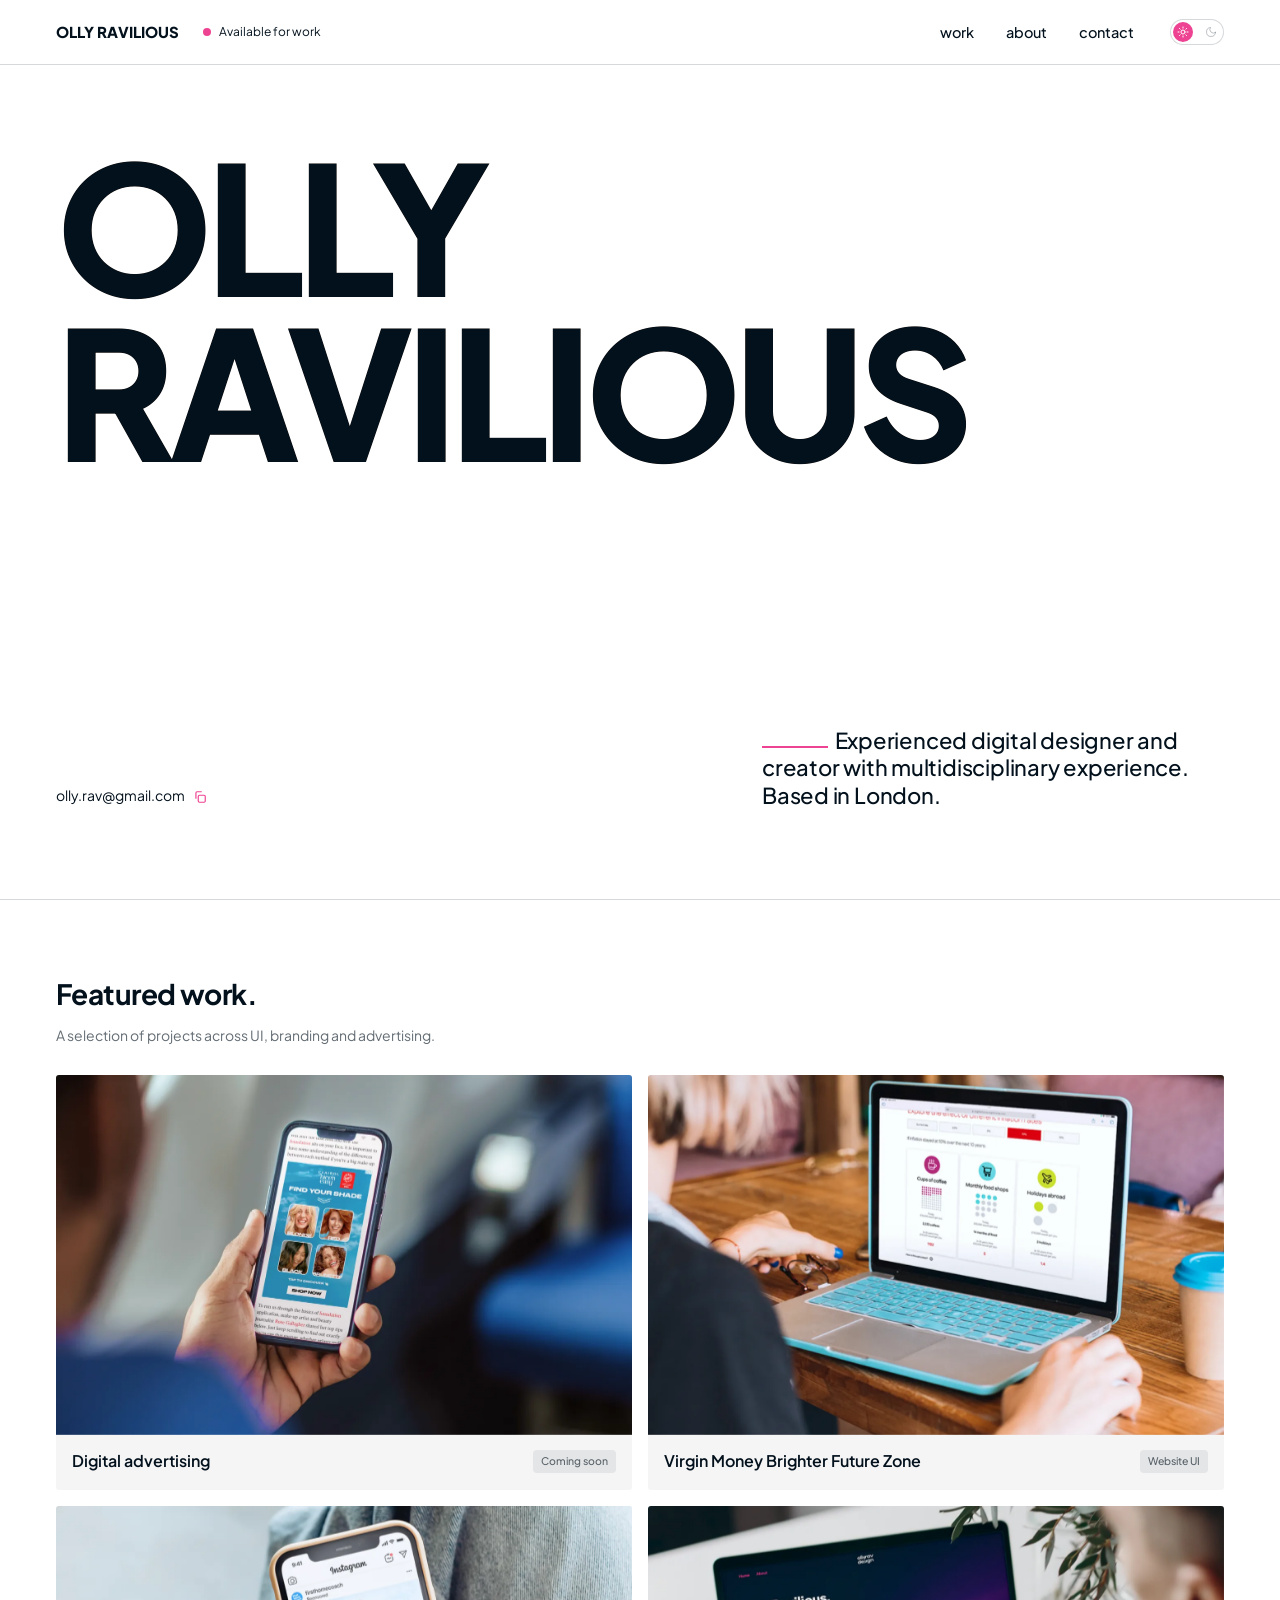
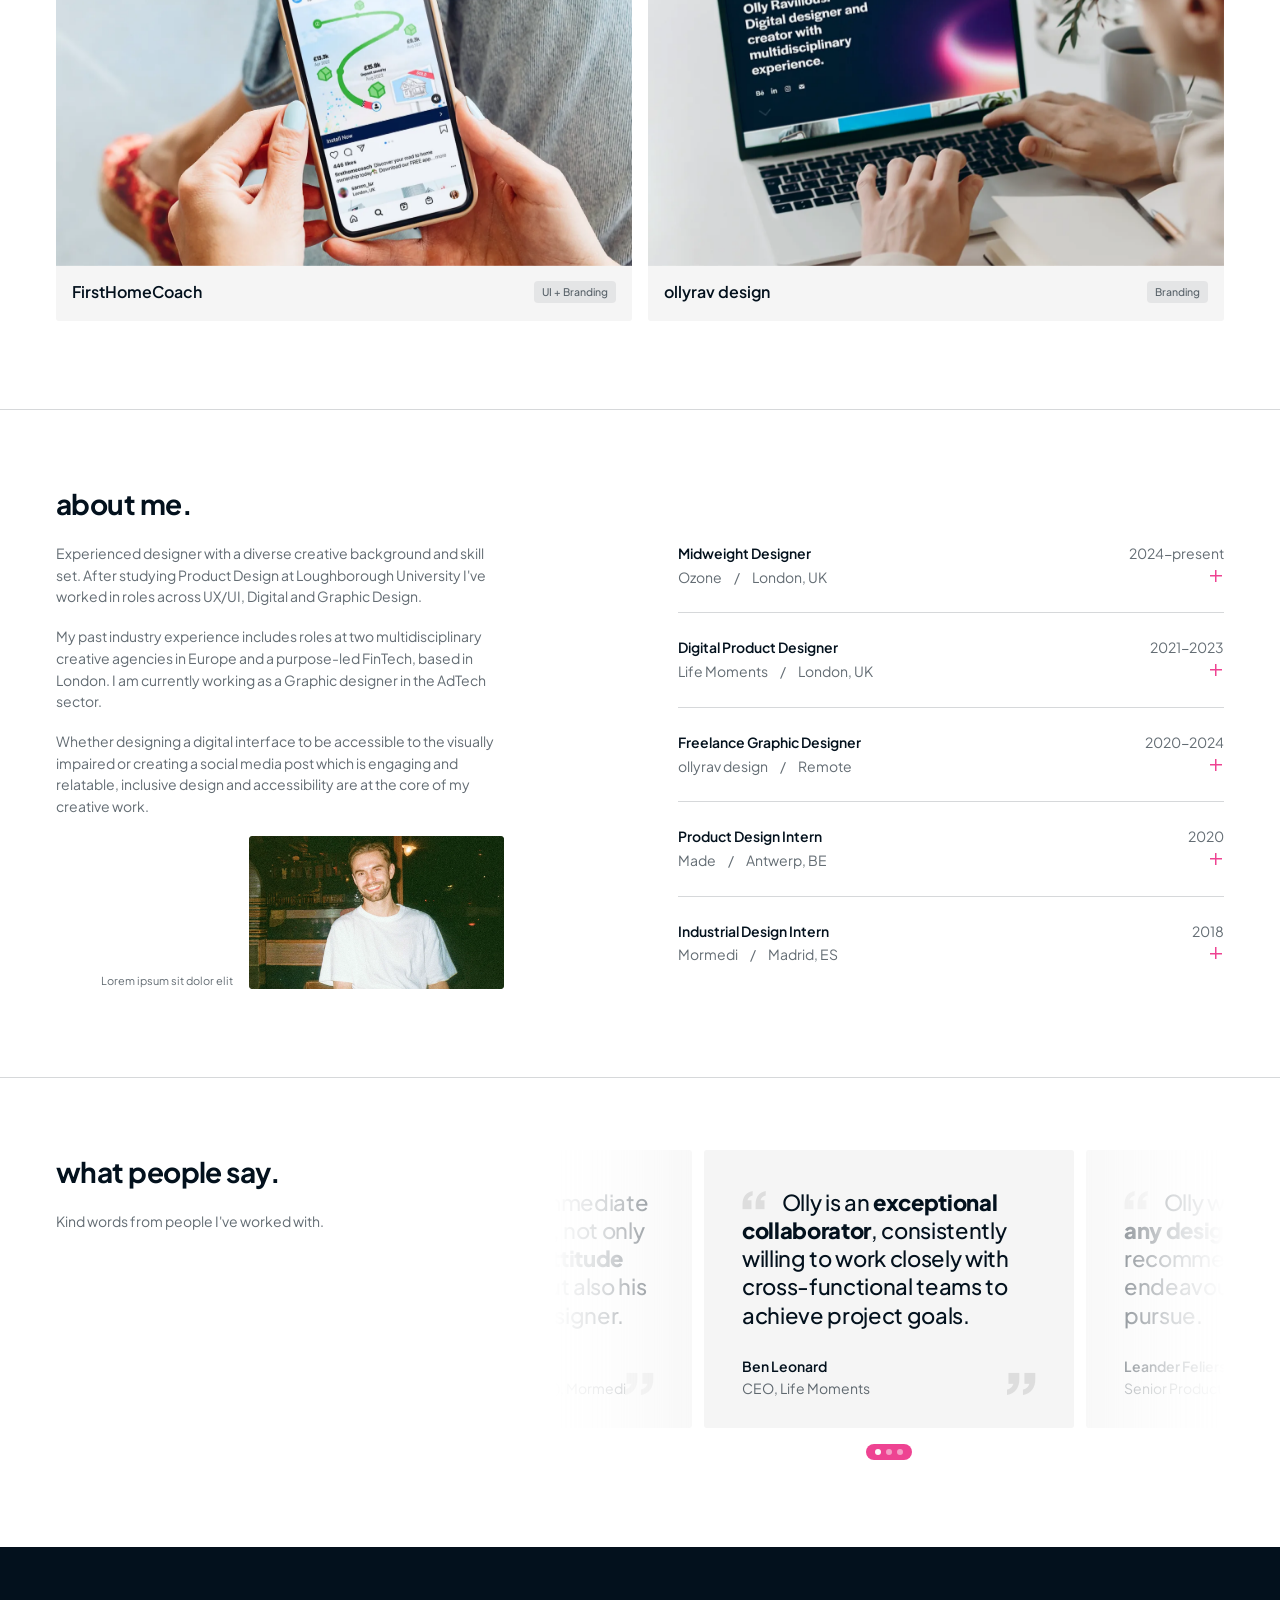
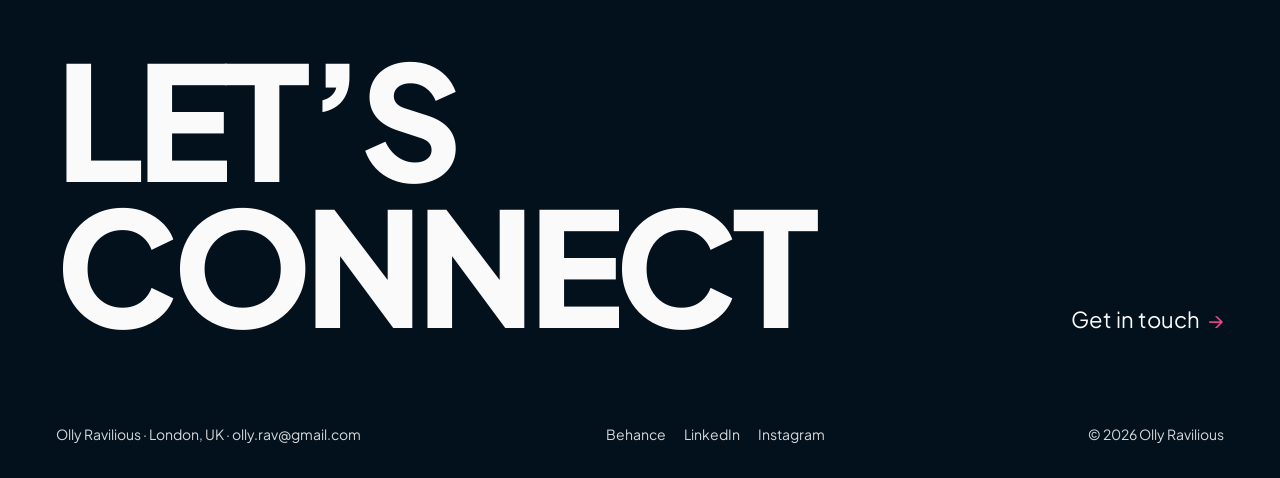
<file: index.html>
<!DOCTYPE html>
<html lang="en">
<head>
<meta charset="utf-8">
<meta name="viewport" content="width=device-width, initial-scale=1, viewport-fit=cover">
<title>Olly Ravilious – Digital designer</title>
<meta name="description" content="Olly Ravilious is a London-based digital designer and creator with multidisciplinary experience across UX/UI, digital and graphic design.">
<meta property="og:title" content="Olly Ravilious – Digital designer">
<meta property="og:description" content="Digital designer and creator with multidisciplinary experience. Based in London.">
<meta property="og:type" content="website">
<script>try{var t=localStorage.getItem('theme');if(t)document.documentElement.setAttribute('data-theme',t)}catch(e){}</script>
<link rel="preconnect" href="https://fonts.googleapis.com">
<link rel="preconnect" href="https://fonts.gstatic.com" crossorigin>
<link href="https://fonts.googleapis.com/css2?family=Plus+Jakarta+Sans:wght@400;500;600;700;800&display=swap" rel="stylesheet">
<link rel="stylesheet" href="css/base.css">
<link rel="stylesheet" href="css/home.css">
<link rel="icon" href="favicon.png">
</head>
<body class="home" data-base="">
<div class="bar"><div class="w">
<div class="brand"><b><a href="index.html">Olly Ravilious</a></b><span class="avail">Available for work</span></div>
<div class="right"><ul><li><a href="#work">work</a></li><li><a href="#about">about</a></li><li><a href="#contact">contact</a></li></ul>
<button class="sw" id="sw" role="switch" aria-checked="false" aria-label="Dark mode"></button></div>
</div></div>

<header class="sec hero"><div class="w">
<h1>Olly<br>Ravilious</h1>
<div class="hero-row">
<div class="mail"><a href="mailto:olly.rav@gmail.com">olly.rav@gmail.com</a><button id="copy" aria-label="Copy email address"><svg width="14" height="14" viewBox="0 0 24 24" fill="none" stroke="currentColor" stroke-width="2"><rect x="9" y="9" width="12" height="12" rx="2"/><path d="M5 15V5a2 2 0 0 1 2-2h8"/></svg></button></div>
<p><span class="us" aria-hidden="true"></span>Experienced digital designer and creator with multidisciplinary experience. Based in London.</p>
</div>
</div></header>

<section class="sec" id="work"><div class="w">
<h2>Featured work.</h2><p class="sub">A selection of projects across UI, branding and advertising.</p>
<div class="grid" id="projects"></div>
</div></section>

<section class="sec" id="about"><div class="w two">
<div class="left">
<h2>about me.</h2>
<div class="bio">
<p>Experienced designer with a diverse creative background and skill set. After studying Product Design at Loughborough University I've worked in roles across UX/UI, Digital and Graphic Design.</p>
<p>My past industry experience includes roles at two multidisciplinary creative agencies in Europe and a purpose-led FinTech, based in London. I am currently working as a Graphic designer in the AdTech sector.</p>
<p>Whether designing a digital interface to be accessible to the visually impaired or creating a social media post which is engaging and relatable, inclusive design and accessibility are at the core of my creative work.</p>
<div class="pw"><img class="photo" src="images/olly-about.webp" alt="Olly Ravilious"></div><span class="plabel">Lorem ipsum sit dolor elit</span></div>
</div>
<div id="roles"></div>
</div></section>

<section class="sec" id="people"><div class="w two">
<div class="left"><h2>what people say.</h2><p>Kind words from people I've worked with.</p></div>
<div><div class="rail" id="rail"></div><div class="dots"><div id="dots"></div></div></div>
</div></section>

<footer class="end" id="contact"><div class="w">
<div class="row"><h2>Let’s<br>connect</h2><a class="go" href="mailto:olly.rav@gmail.com"><span>Get in touch</span><i>→</i></a></div>
<div class="info"><span>Olly Ravilious · London, UK · olly.rav@gmail.com</span><span><a href="https://www.behance.net/ollyrav">Behance</a><a href="https://linkedin.com/in/ollyravilious">LinkedIn</a><a href="https://instagram.com/ollyrav_design">Instagram</a></span><span>© 2026 Olly Ravilious</span></div>
</div></footer>


<script src="js/content.js"></script>
<script src="js/home.js"></script>
<script src="js/base.js"></script>
</body>
</html>
</file>
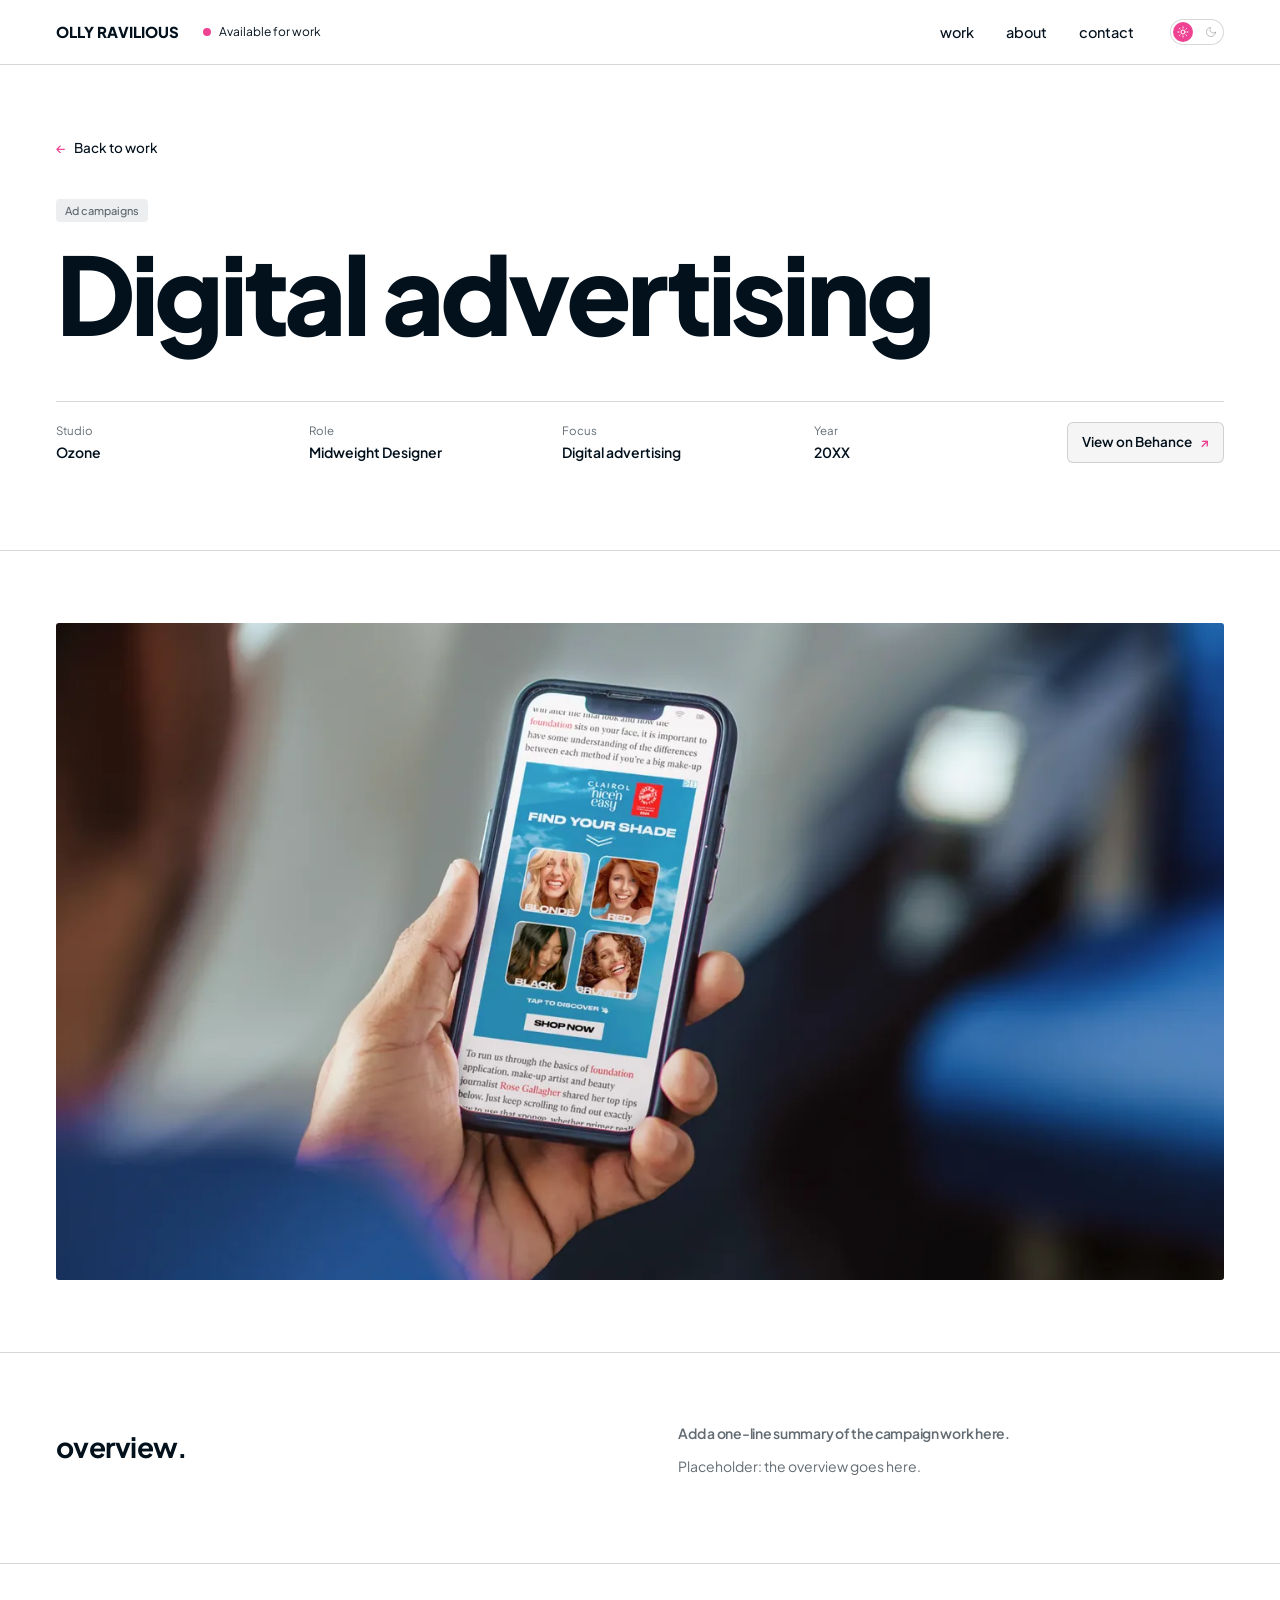
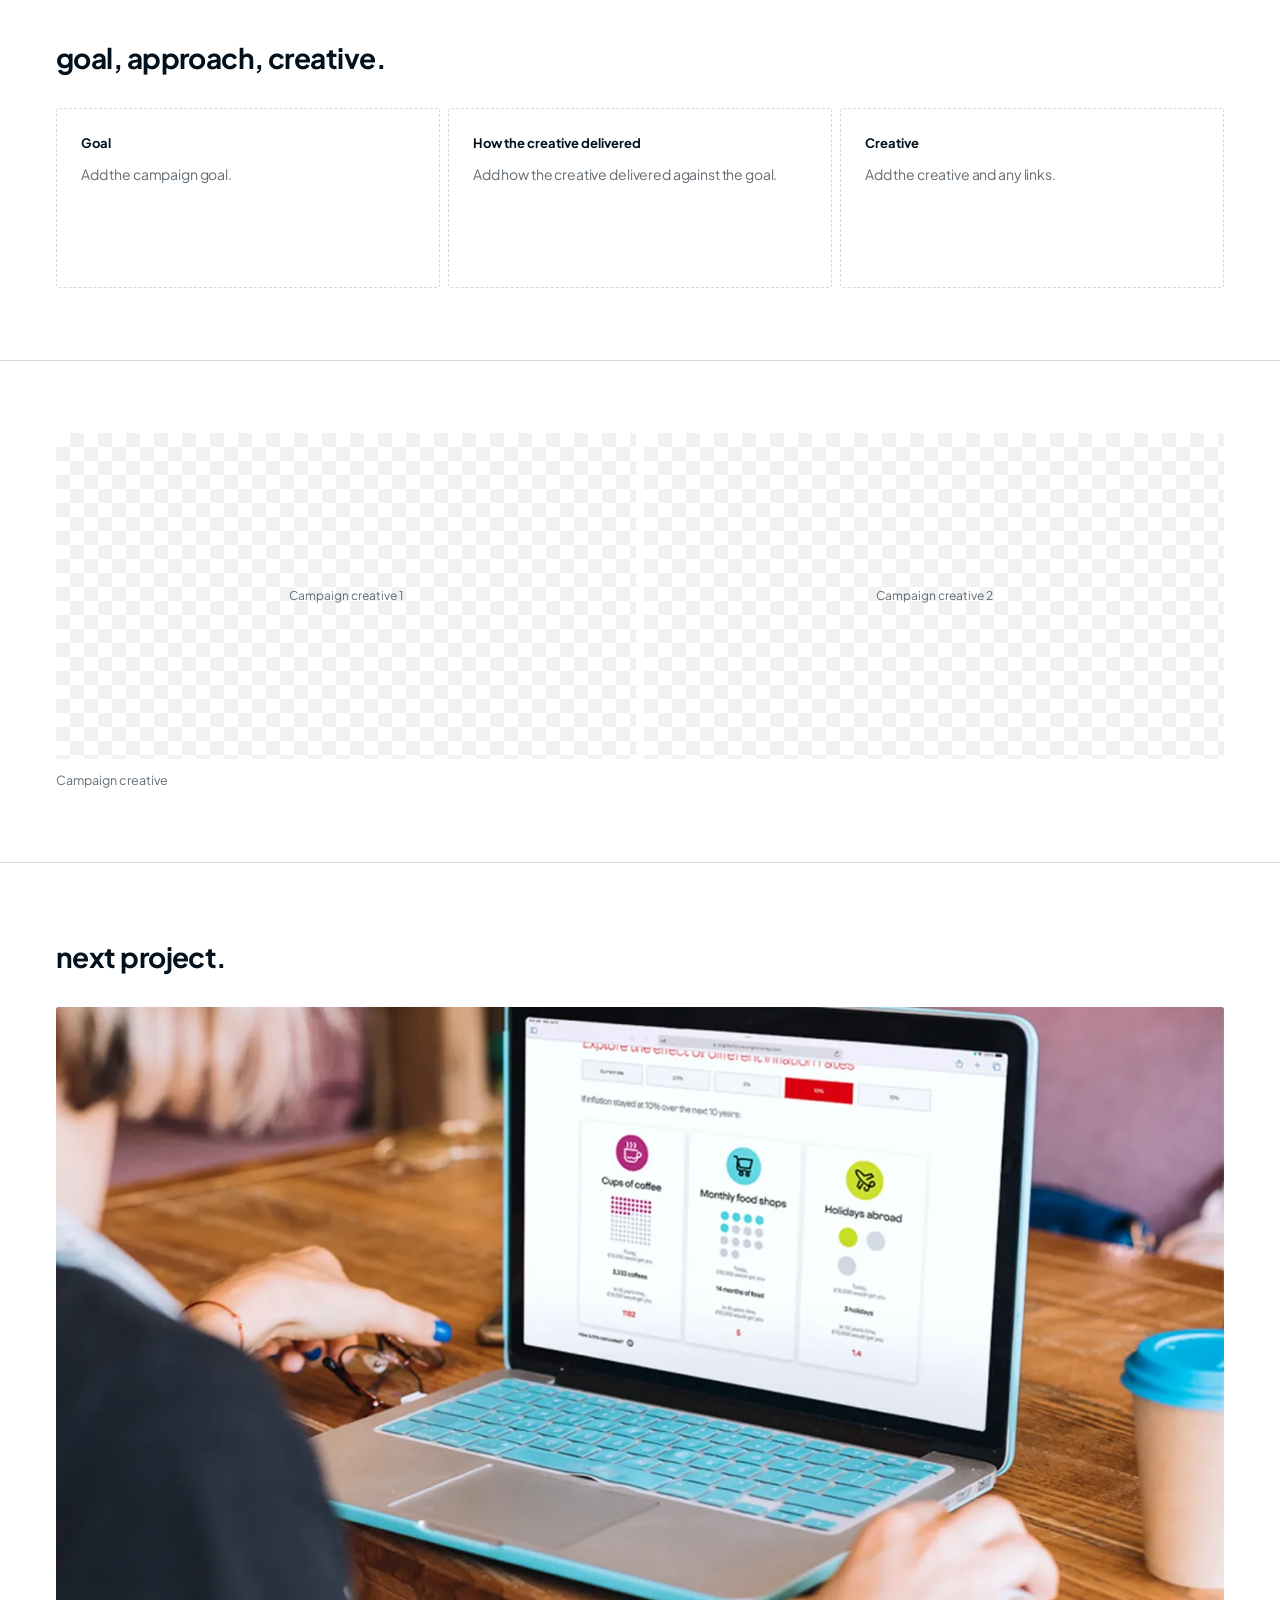
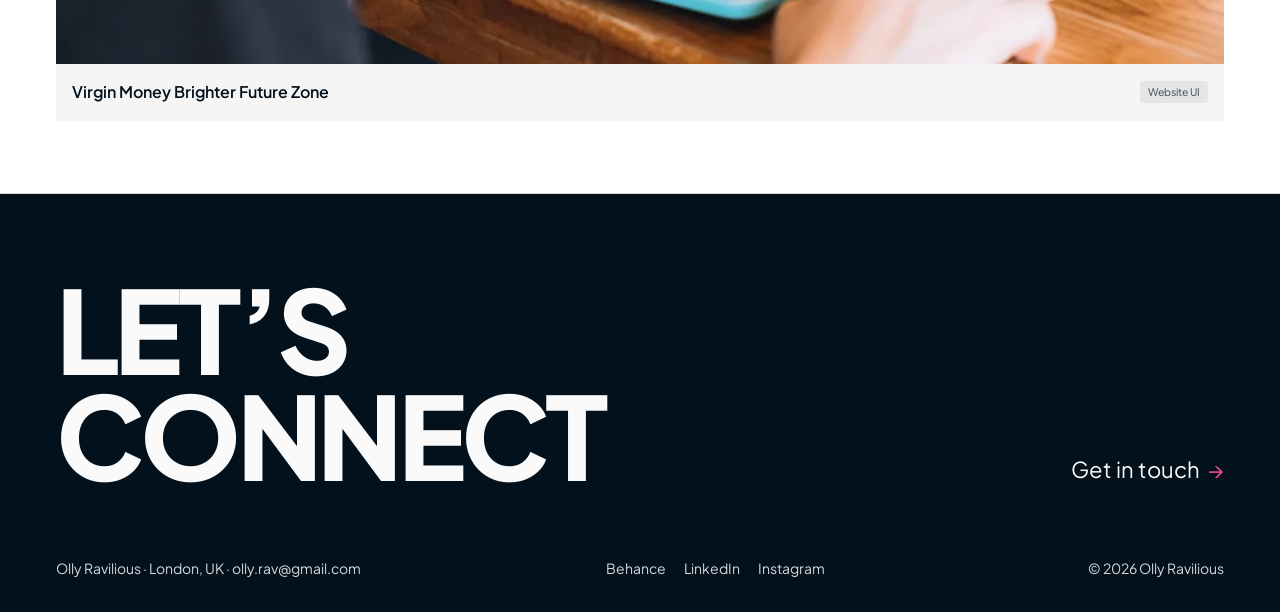
<file: digital-advertising.html>
<!DOCTYPE html>
<html lang="en">
<head>
<meta charset="utf-8">
<meta name="viewport" content="width=device-width, initial-scale=1, viewport-fit=cover">
<title>Digital advertising – Olly Ravilious</title>
<meta name="description" content="Digital advertising campaigns designed by Olly Ravilious at Ozone.">
<meta property="og:title" content="Digital advertising – Olly Ravilious">
<meta property="og:description" content="Digital advertising campaigns designed by Olly Ravilious at Ozone.">
<meta property="og:type" content="article">
<script>try{var t=localStorage.getItem('theme');if(t)document.documentElement.setAttribute('data-theme',t)}catch(e){}</script>
<link rel="preconnect" href="https://fonts.googleapis.com">
<link rel="preconnect" href="https://fonts.gstatic.com" crossorigin>
<link href="https://fonts.googleapis.com/css2?family=Plus+Jakarta+Sans:wght@400;500;600;700;800&display=swap" rel="stylesheet">
<link rel="stylesheet" href="../css/base.css">
<link rel="stylesheet" href="../css/project.css">
<link rel="icon" href="../favicon.png">
</head>
<body class="project" data-base="../" data-project="digital-advertising">
<div class="bar"><div class="w">
<div class="brand"><b><a href="../index.html">Olly Ravilious</a></b><span class="avail">Available for work</span></div>
<div class="right"><ul><li><a href="../index.html#work">work</a></li><li><a href="../index.html#about">about</a></li><li><a href="#contact">contact</a></li></ul>
<button class="sw" id="sw" role="switch" aria-checked="false" aria-label="Dark mode"></button></div>
</div></div>

<header class="sec head"><div class="w">
<a class="back" href="../index.html#work"><i>←</i><span>Back to work</span></a><br>
<span class="pill" id="tag"></span>
<h1 id="title"></h1>
<dl class="meta" id="meta"></dl>
</div></header>

<main id="blocks"></main>

<section class="sec" id="next"></section>

<footer class="end" id="contact"><div class="w">
<div class="row"><h2>Let’s<br>connect</h2><a class="go" href="mailto:olly.rav@gmail.com"><span>Get in touch</span><i>→</i></a></div>
<div class="info"><span>Olly Ravilious · London, UK · olly.rav@gmail.com</span><span><a href="https://www.behance.net/ollyrav">Behance</a><a href="https://linkedin.com/in/ollyravilious">LinkedIn</a><a href="https://instagram.com/ollyrav_design">Instagram</a></span><span>© 2026 Olly Ravilious</span></div>
</div></footer>

<script src="../js/content.js"></script>
<script src="../js/project.js"></script>
<script src="../js/base.js"></script>
</body>
</html>
</file>
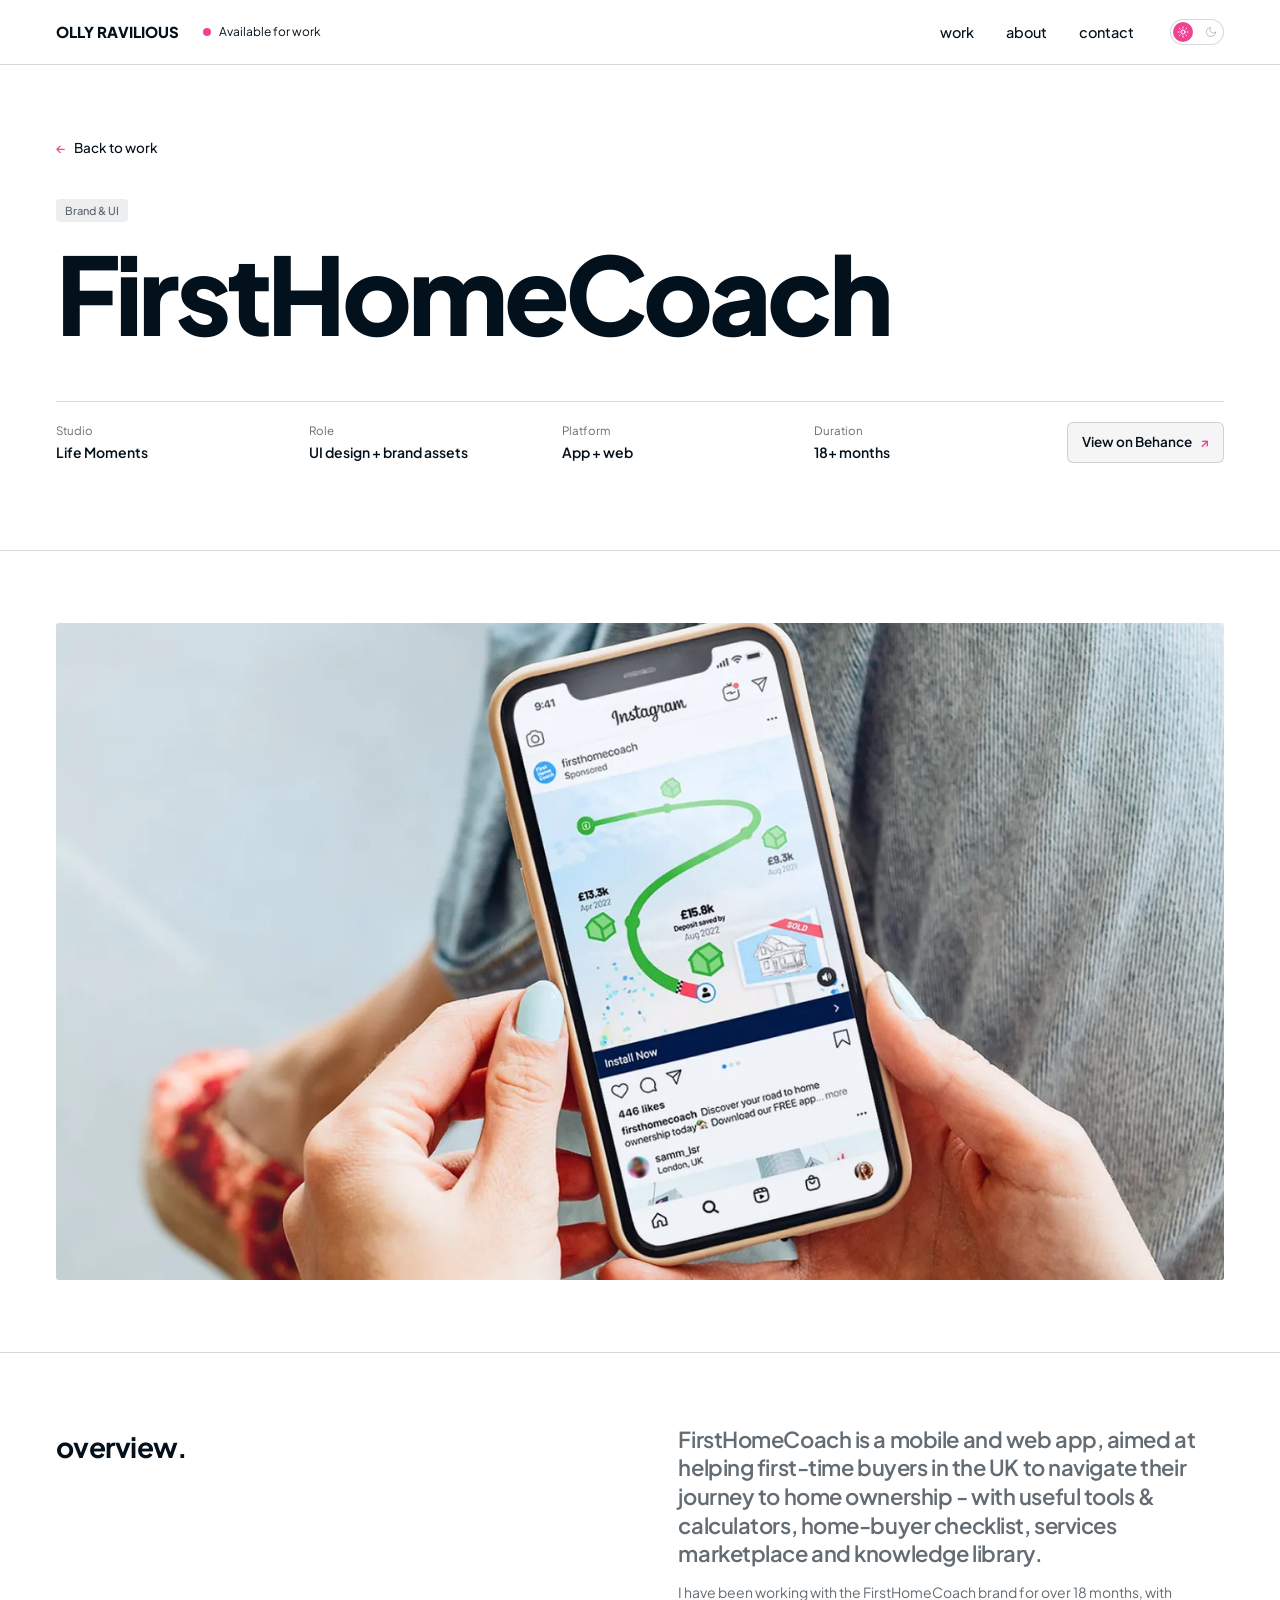
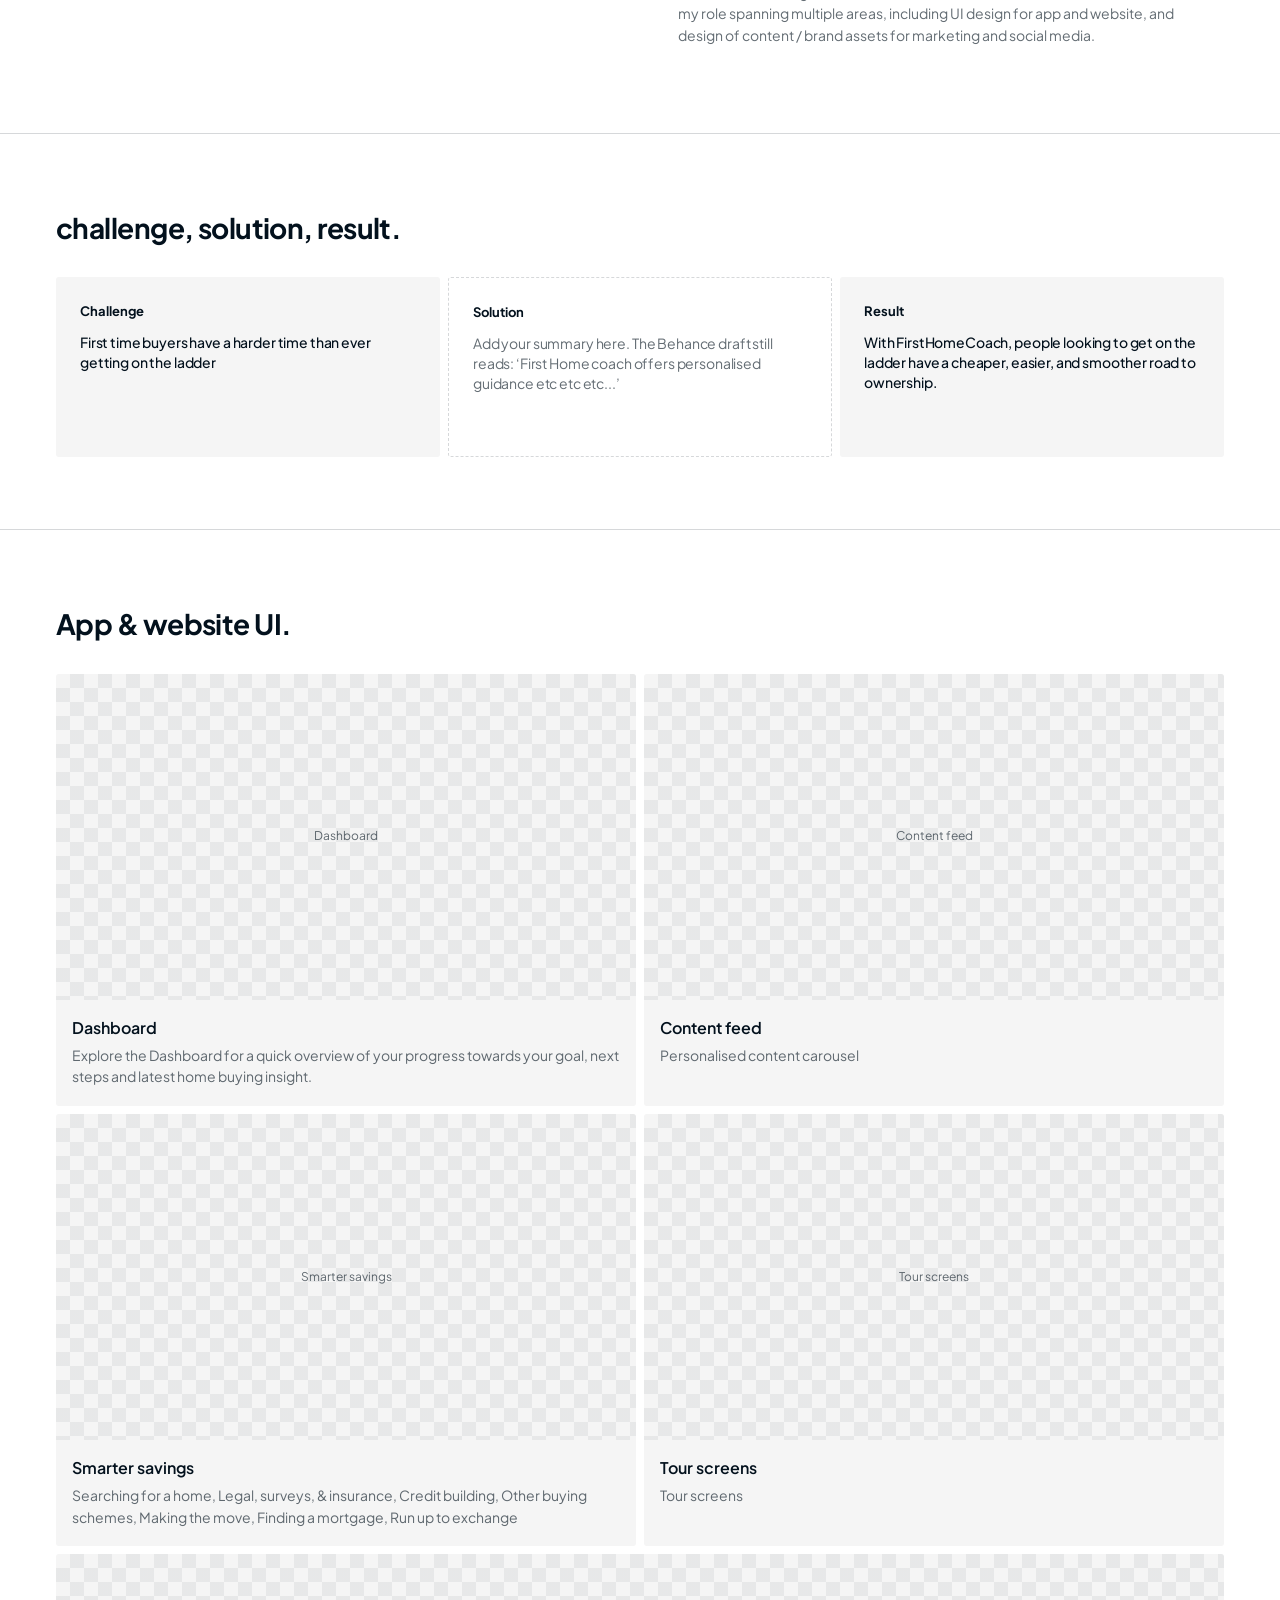
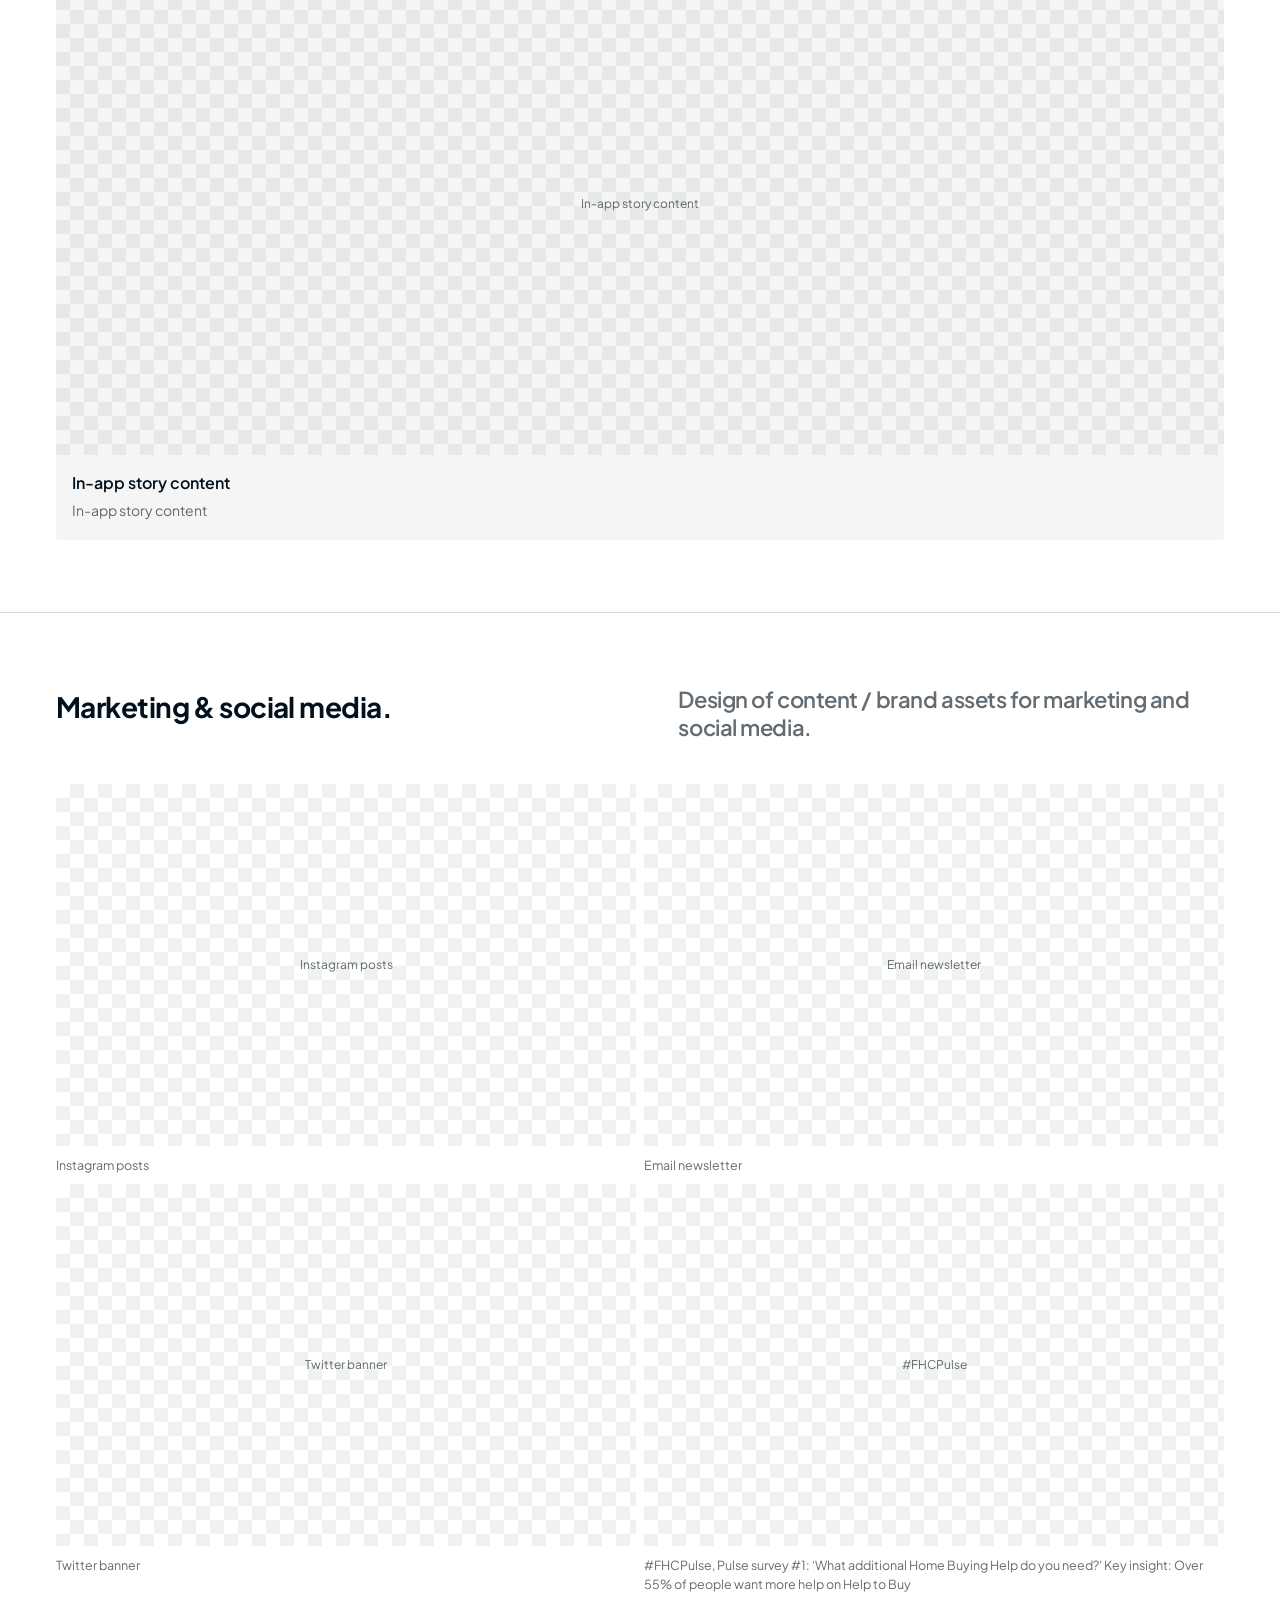
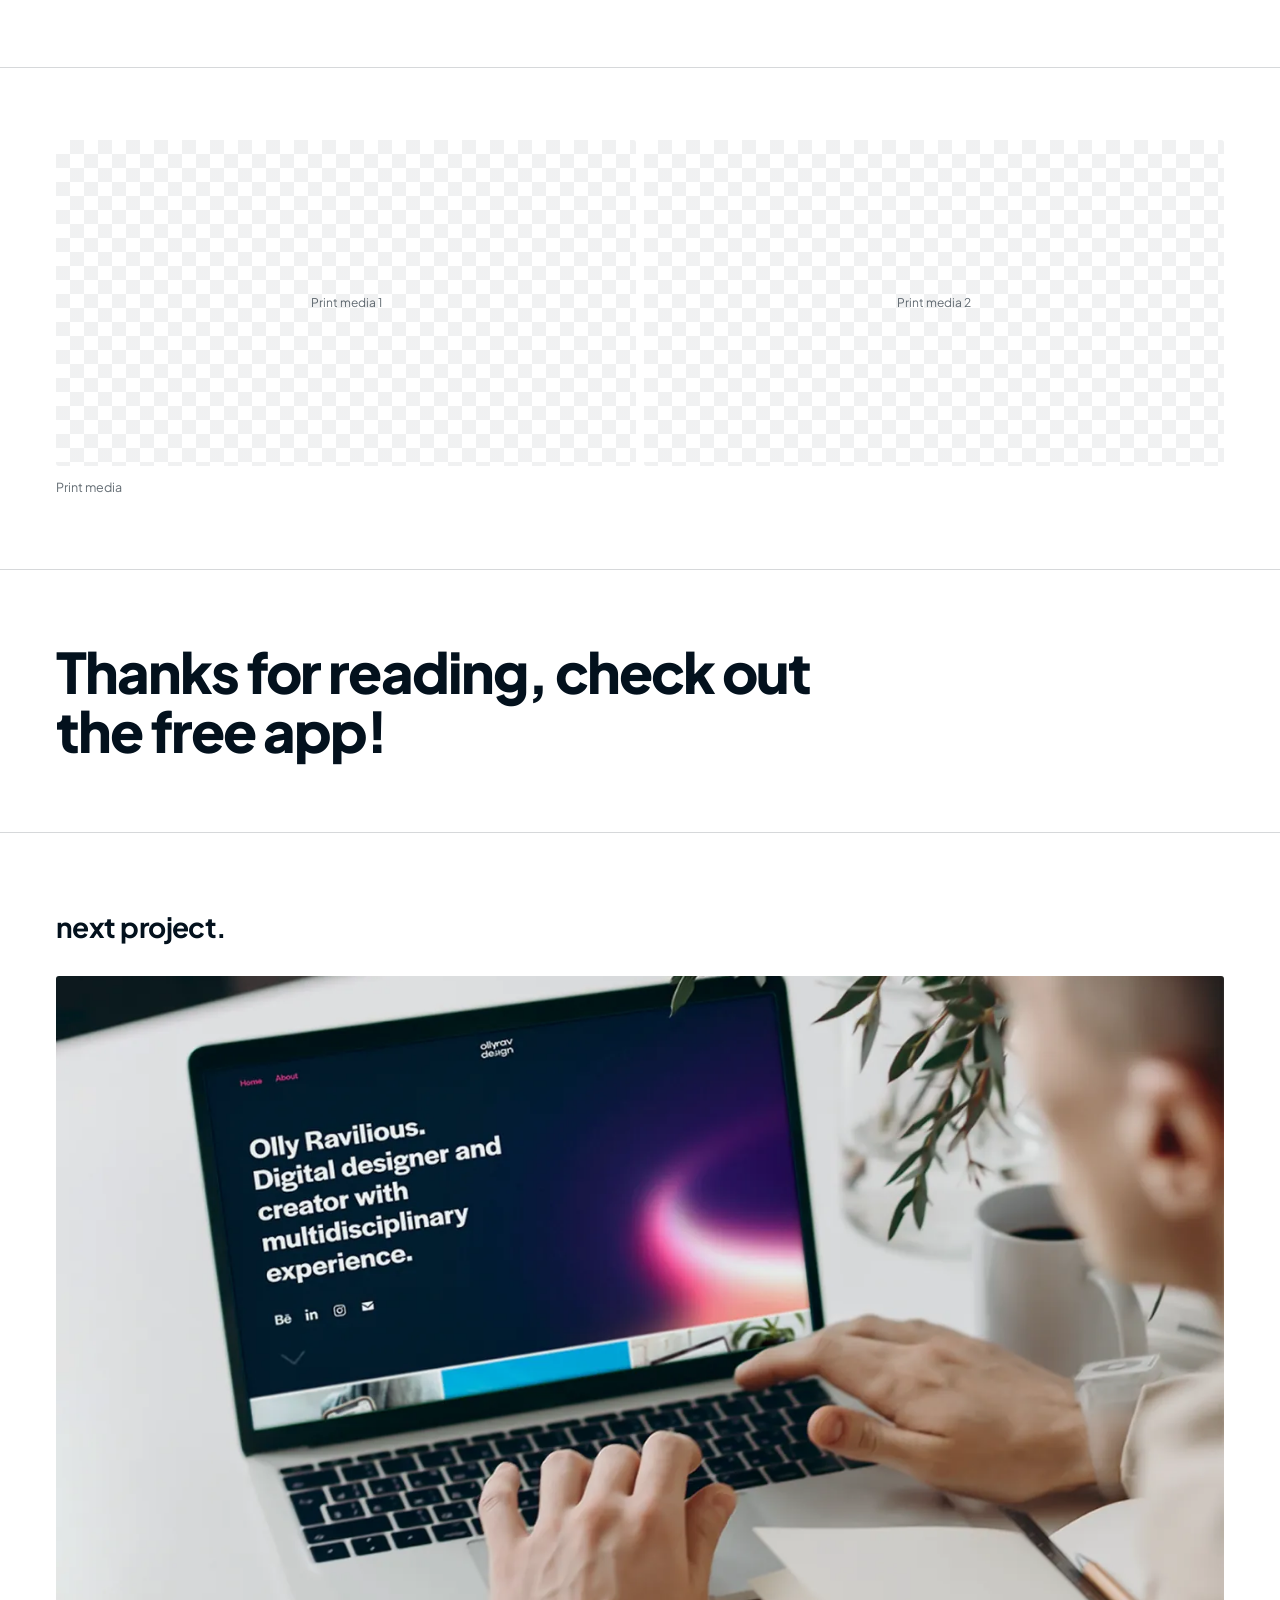
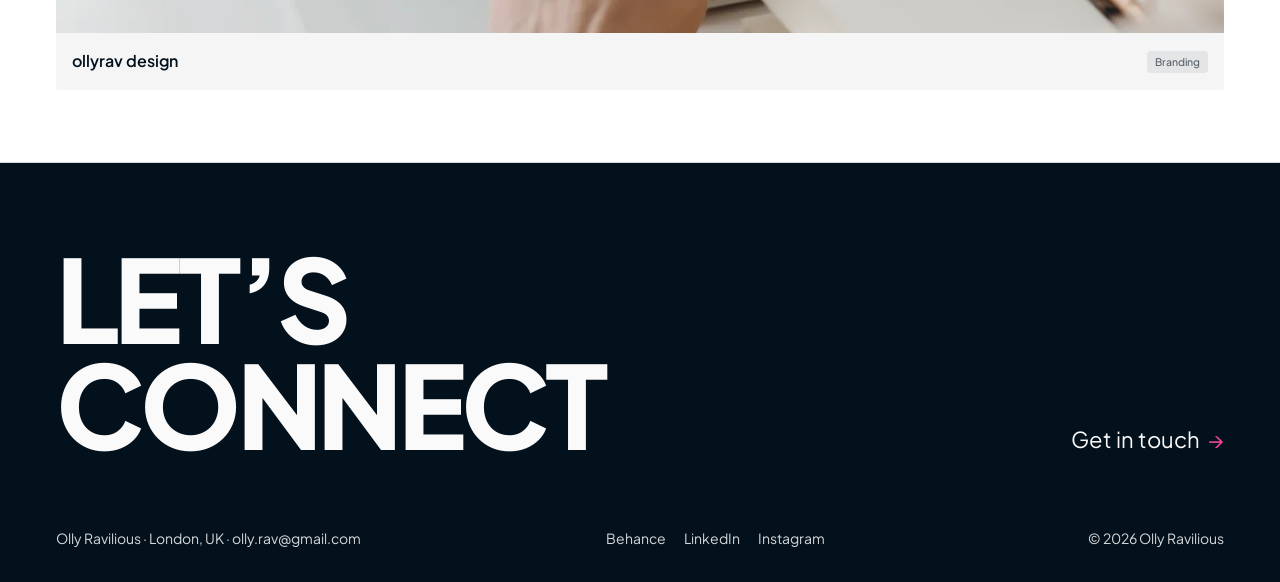
<file: firsthomecoach.html>
<!DOCTYPE html>
<html lang="en">
<head>
<meta charset="utf-8">
<meta name="viewport" content="width=device-width, initial-scale=1, viewport-fit=cover">
<title>FirstHomeCoach – Olly Ravilious</title>
<meta name="description" content="Brand and UI design for FirstHomeCoach, a mobile and web app helping first-time buyers in the UK navigate their journey to home ownership.">
<meta property="og:title" content="FirstHomeCoach – Olly Ravilious">
<meta property="og:description" content="Brand and UI design for FirstHomeCoach, a mobile and web app helping first-time buyers in the UK navigate their journey to home ownership.">
<meta property="og:type" content="article">
<script>try{var t=localStorage.getItem('theme');if(t)document.documentElement.setAttribute('data-theme',t)}catch(e){}</script>
<link rel="preconnect" href="https://fonts.googleapis.com">
<link rel="preconnect" href="https://fonts.gstatic.com" crossorigin>
<link href="https://fonts.googleapis.com/css2?family=Plus+Jakarta+Sans:wght@400;500;600;700;800&display=swap" rel="stylesheet">
<link rel="stylesheet" href="../css/base.css">
<link rel="stylesheet" href="../css/project.css">
<link rel="icon" href="../favicon.png">
</head>
<body class="project" data-base="../" data-project="firsthomecoach">
<div class="bar"><div class="w">
<div class="brand"><b><a href="../index.html">Olly Ravilious</a></b><span class="avail">Available for work</span></div>
<div class="right"><ul><li><a href="../index.html#work">work</a></li><li><a href="../index.html#about">about</a></li><li><a href="#contact">contact</a></li></ul>
<button class="sw" id="sw" role="switch" aria-checked="false" aria-label="Dark mode"></button></div>
</div></div>

<header class="sec head"><div class="w">
<a class="back" href="../index.html#work"><i>←</i><span>Back to work</span></a><br>
<span class="pill" id="tag"></span>
<h1 id="title"></h1>
<dl class="meta" id="meta"></dl>
</div></header>

<main id="blocks"></main>

<section class="sec" id="next"></section>

<footer class="end" id="contact"><div class="w">
<div class="row"><h2>Let’s<br>connect</h2><a class="go" href="mailto:olly.rav@gmail.com"><span>Get in touch</span><i>→</i></a></div>
<div class="info"><span>Olly Ravilious · London, UK · olly.rav@gmail.com</span><span><a href="https://www.behance.net/ollyrav">Behance</a><a href="https://linkedin.com/in/ollyravilious">LinkedIn</a><a href="https://instagram.com/ollyrav_design">Instagram</a></span><span>© 2026 Olly Ravilious</span></div>
</div></footer>

<script src="../js/content.js"></script>
<script src="../js/project.js"></script>
<script src="../js/base.js"></script>
</body>
</html>
</file>
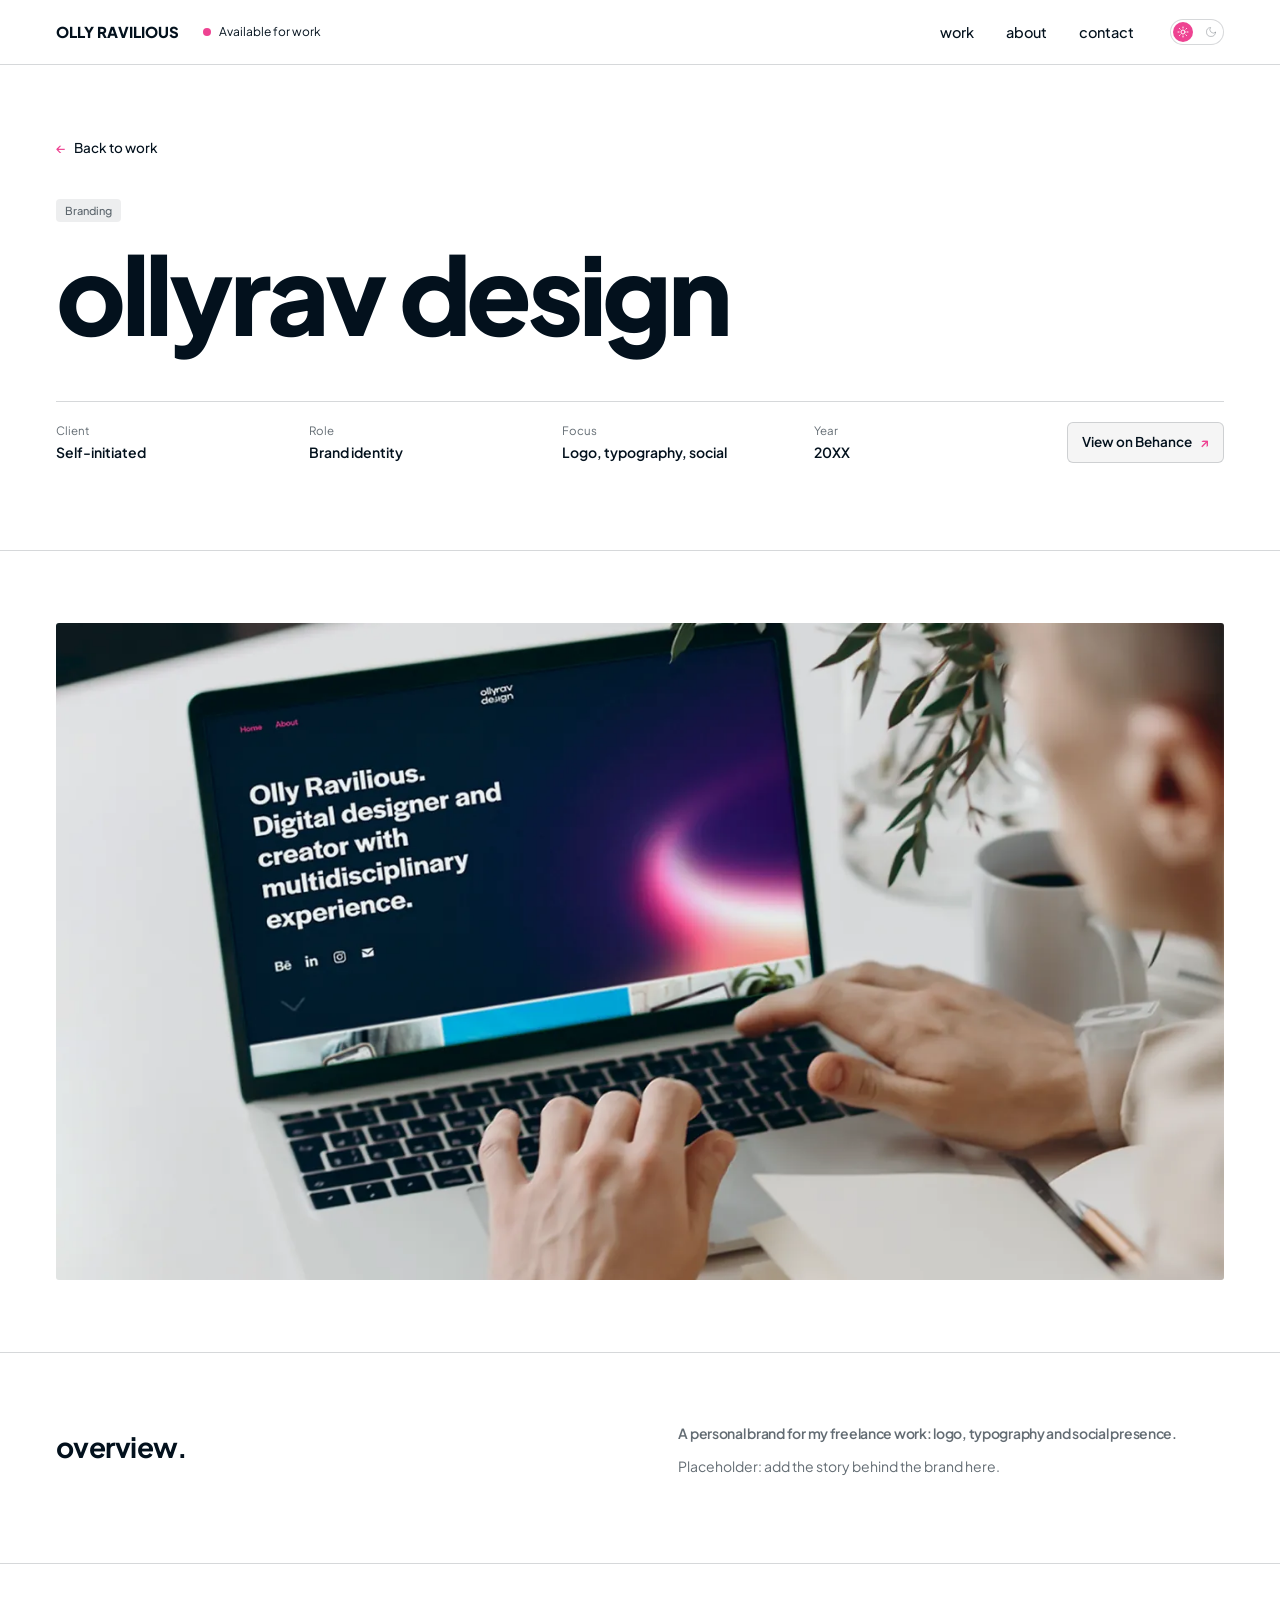
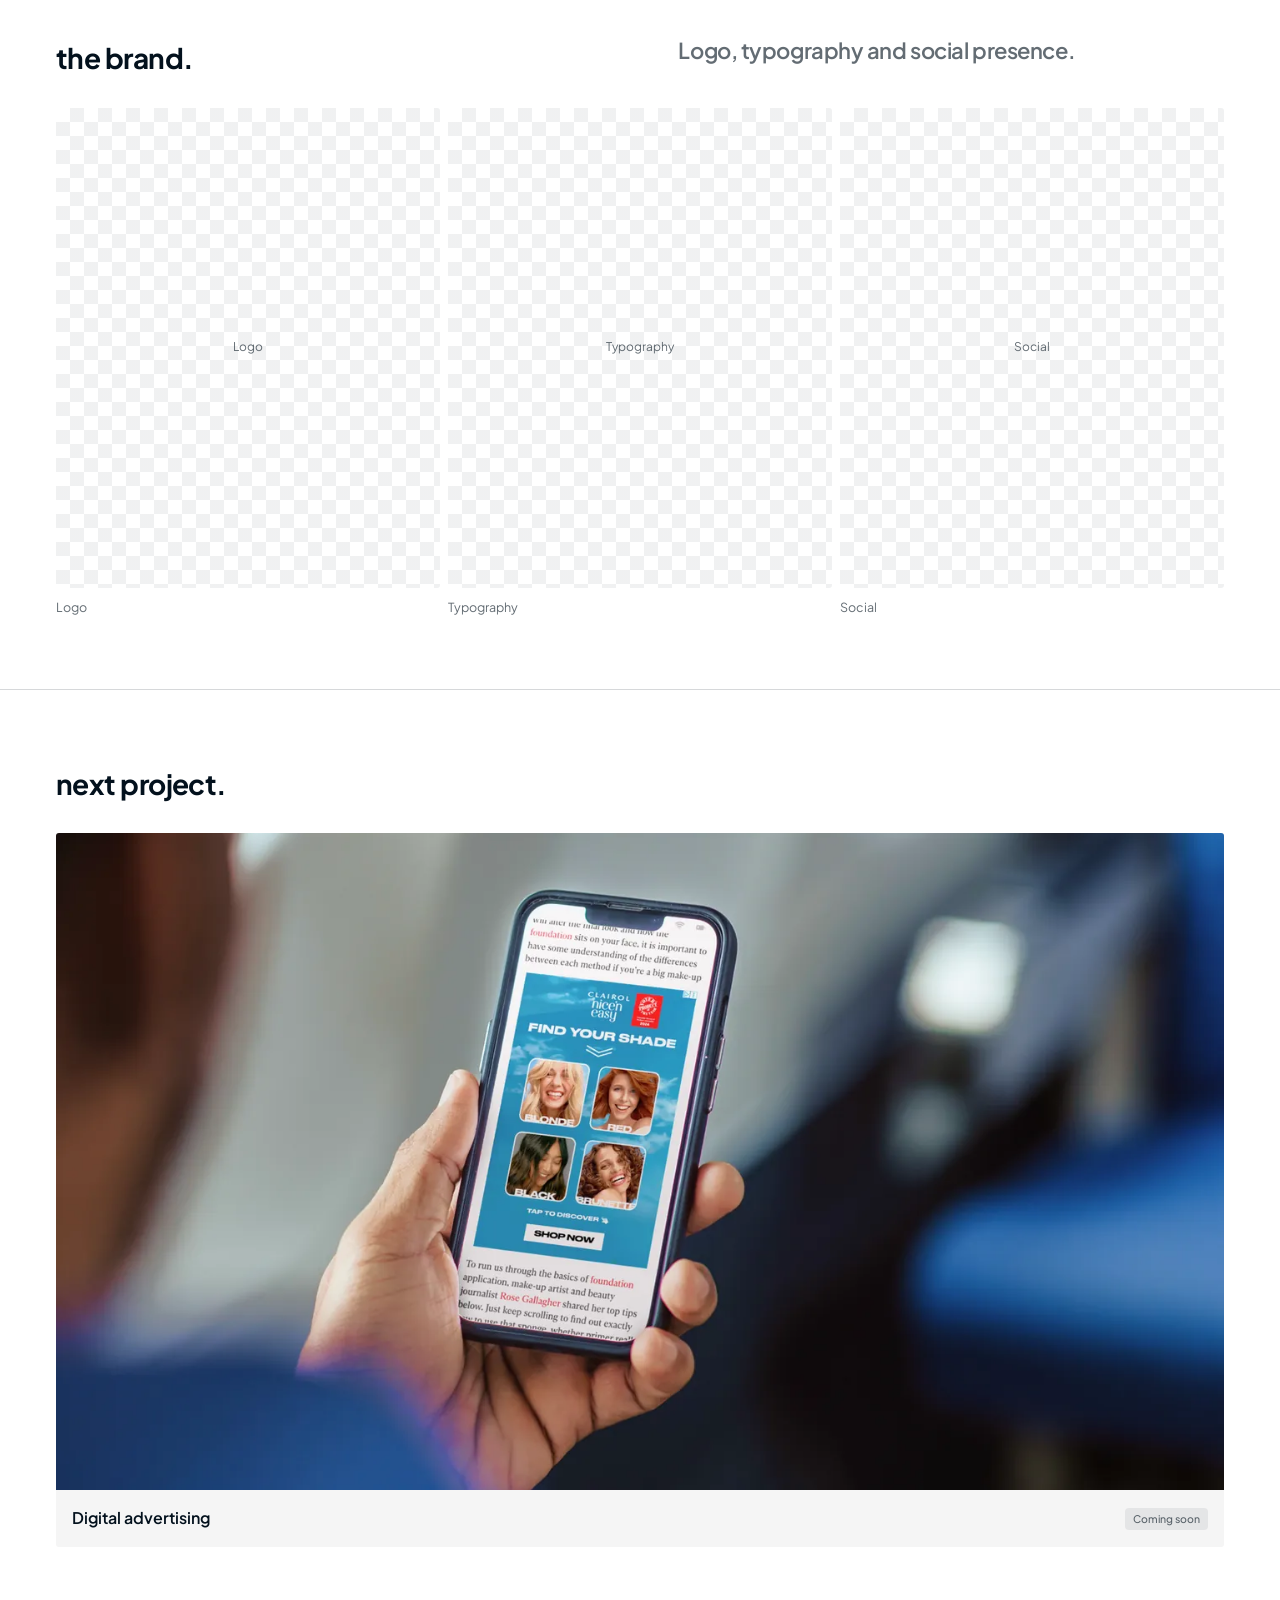
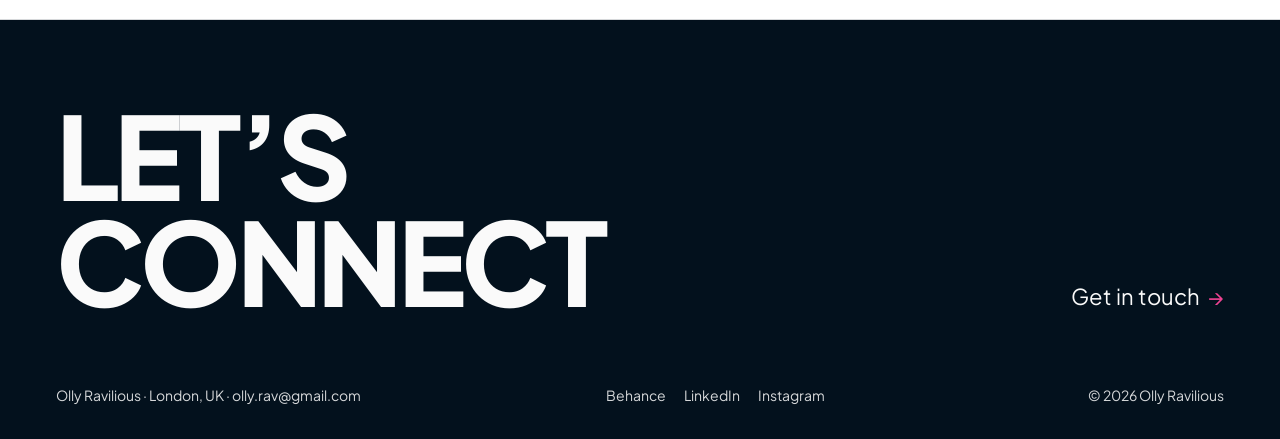
<file: ollyrav-design.html>
<!DOCTYPE html>
<html lang="en">
<head>
<meta charset="utf-8">
<meta name="viewport" content="width=device-width, initial-scale=1, viewport-fit=cover">
<title>ollyrav design – Olly Ravilious</title>
<meta name="description" content="The brand identity for ollyrav design: logo, typography and social presence.">
<meta property="og:title" content="ollyrav design – Olly Ravilious">
<meta property="og:description" content="The brand identity for ollyrav design: logo, typography and social presence.">
<meta property="og:type" content="article">
<script>try{var t=localStorage.getItem('theme');if(t)document.documentElement.setAttribute('data-theme',t)}catch(e){}</script>
<link rel="preconnect" href="https://fonts.googleapis.com">
<link rel="preconnect" href="https://fonts.gstatic.com" crossorigin>
<link href="https://fonts.googleapis.com/css2?family=Plus+Jakarta+Sans:wght@400;500;600;700;800&display=swap" rel="stylesheet">
<link rel="stylesheet" href="../css/base.css">
<link rel="stylesheet" href="../css/project.css">
<link rel="icon" href="../favicon.png">
</head>
<body class="project" data-base="../" data-project="ollyrav-design">
<div class="bar"><div class="w">
<div class="brand"><b><a href="../index.html">Olly Ravilious</a></b><span class="avail">Available for work</span></div>
<div class="right"><ul><li><a href="../index.html#work">work</a></li><li><a href="../index.html#about">about</a></li><li><a href="#contact">contact</a></li></ul>
<button class="sw" id="sw" role="switch" aria-checked="false" aria-label="Dark mode"></button></div>
</div></div>

<header class="sec head"><div class="w">
<a class="back" href="../index.html#work"><i>←</i><span>Back to work</span></a><br>
<span class="pill" id="tag"></span>
<h1 id="title"></h1>
<dl class="meta" id="meta"></dl>
</div></header>

<main id="blocks"></main>

<section class="sec" id="next"></section>

<footer class="end" id="contact"><div class="w">
<div class="row"><h2>Let’s<br>connect</h2><a class="go" href="mailto:olly.rav@gmail.com"><span>Get in touch</span><i>→</i></a></div>
<div class="info"><span>Olly Ravilious · London, UK · olly.rav@gmail.com</span><span><a href="https://www.behance.net/ollyrav">Behance</a><a href="https://linkedin.com/in/ollyravilious">LinkedIn</a><a href="https://instagram.com/ollyrav_design">Instagram</a></span><span>© 2026 Olly Ravilious</span></div>
</div></footer>

<script src="../js/content.js"></script>
<script src="../js/project.js"></script>
<script src="../js/base.js"></script>
</body>
</html>
</file>
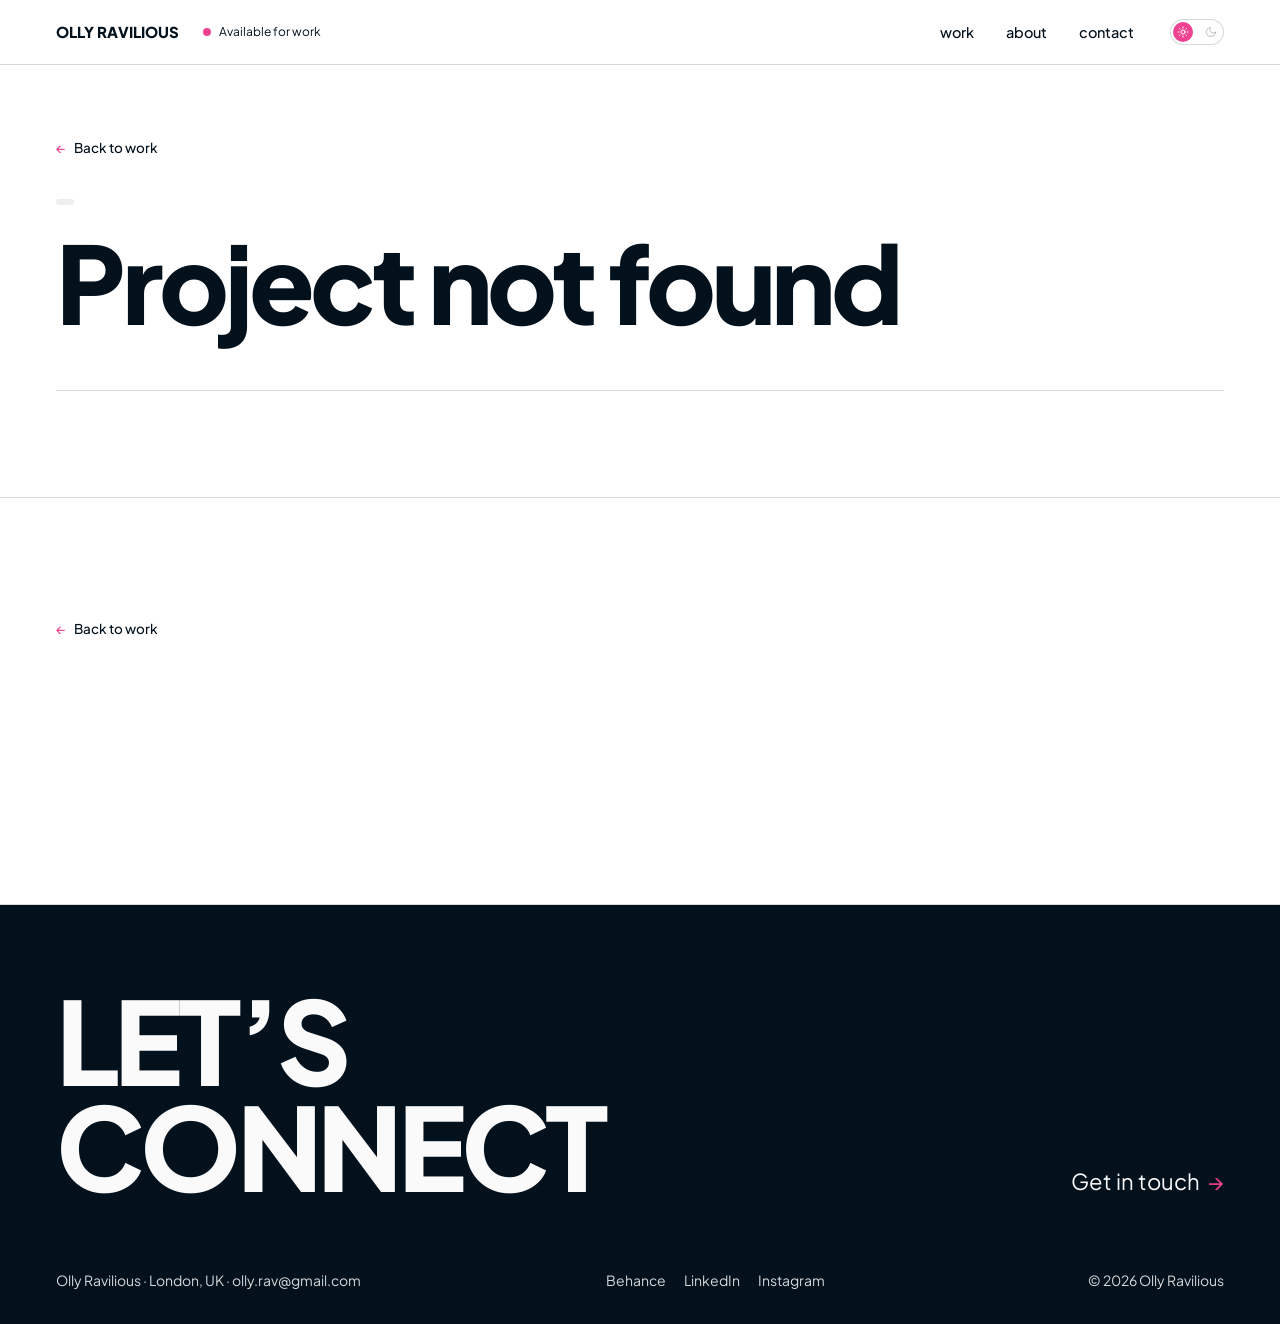
<file: project-template.html>
<!DOCTYPE html>
<html lang="en">
<head>
<meta charset="utf-8">
<meta name="viewport" content="width=device-width, initial-scale=1, viewport-fit=cover">
<title>Project title – Olly Ravilious</title>
<meta name="description" content="One-line description for search results and link previews.">
<meta property="og:title" content="Project title – Olly Ravilious">
<meta property="og:description" content="One-line description for search results and link previews.">
<meta property="og:type" content="article">
<meta name="robots" content="noindex">
<script>try{var t=localStorage.getItem('theme');if(t)document.documentElement.setAttribute('data-theme',t)}catch(e){}</script>
<link rel="preconnect" href="https://fonts.googleapis.com">
<link rel="preconnect" href="https://fonts.gstatic.com" crossorigin>
<link href="https://fonts.googleapis.com/css2?family=Plus+Jakarta+Sans:wght@400;500;600;700;800&display=swap" rel="stylesheet">
<link rel="stylesheet" href="../css/base.css">
<link rel="stylesheet" href="../css/project.css">
<link rel="icon" href="../favicon.png">
</head>
<body class="project" data-base="../" data-project="your-slug">
<div class="bar"><div class="w">
<div class="brand"><b><a href="../index.html">Olly Ravilious</a></b><span class="avail">Available for work</span></div>
<div class="right"><ul><li><a href="../index.html#work">work</a></li><li><a href="../index.html#about">about</a></li><li><a href="#contact">contact</a></li></ul>
<button class="sw" id="sw" role="switch" aria-checked="false" aria-label="Dark mode"></button></div>
</div></div>

<header class="sec head"><div class="w">
<a class="back" href="../index.html#work"><i>←</i><span>Back to work</span></a><br>
<span class="pill" id="tag"></span>
<h1 id="title"></h1>
<dl class="meta" id="meta"></dl>
</div></header>

<main id="blocks"></main>

<section class="sec" id="next"></section>

<footer class="end" id="contact"><div class="w">
<div class="row"><h2>Let’s<br>connect</h2><a class="go" href="mailto:olly.rav@gmail.com"><span>Get in touch</span><i>→</i></a></div>
<div class="info"><span>Olly Ravilious · London, UK · olly.rav@gmail.com</span><span><a href="https://www.behance.net/ollyrav">Behance</a><a href="https://linkedin.com/in/ollyravilious">LinkedIn</a><a href="https://instagram.com/ollyrav_design">Instagram</a></span><span>© 2026 Olly Ravilious</span></div>
</div></footer>

<script src="../js/content.js"></script>
<script src="../js/project.js"></script>
<script src="../js/base.js"></script>
</body>
</html>
</file>
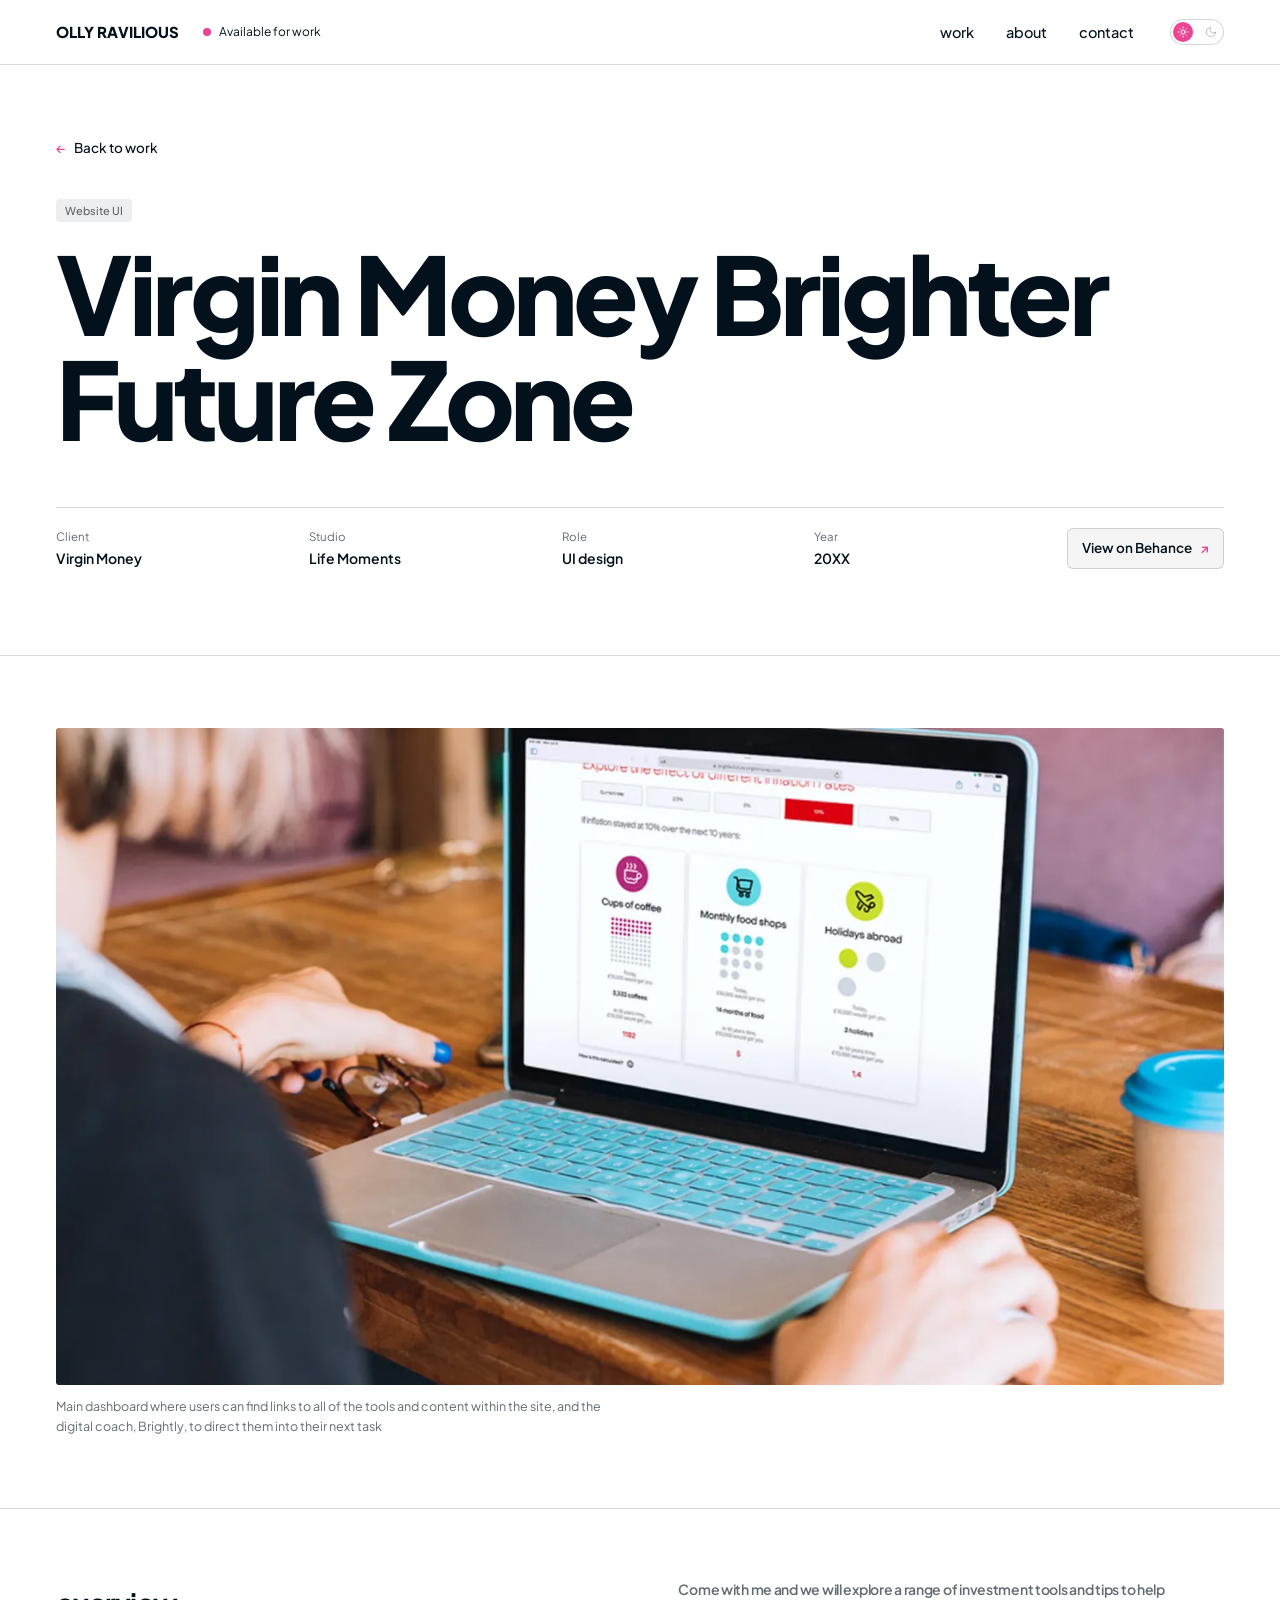
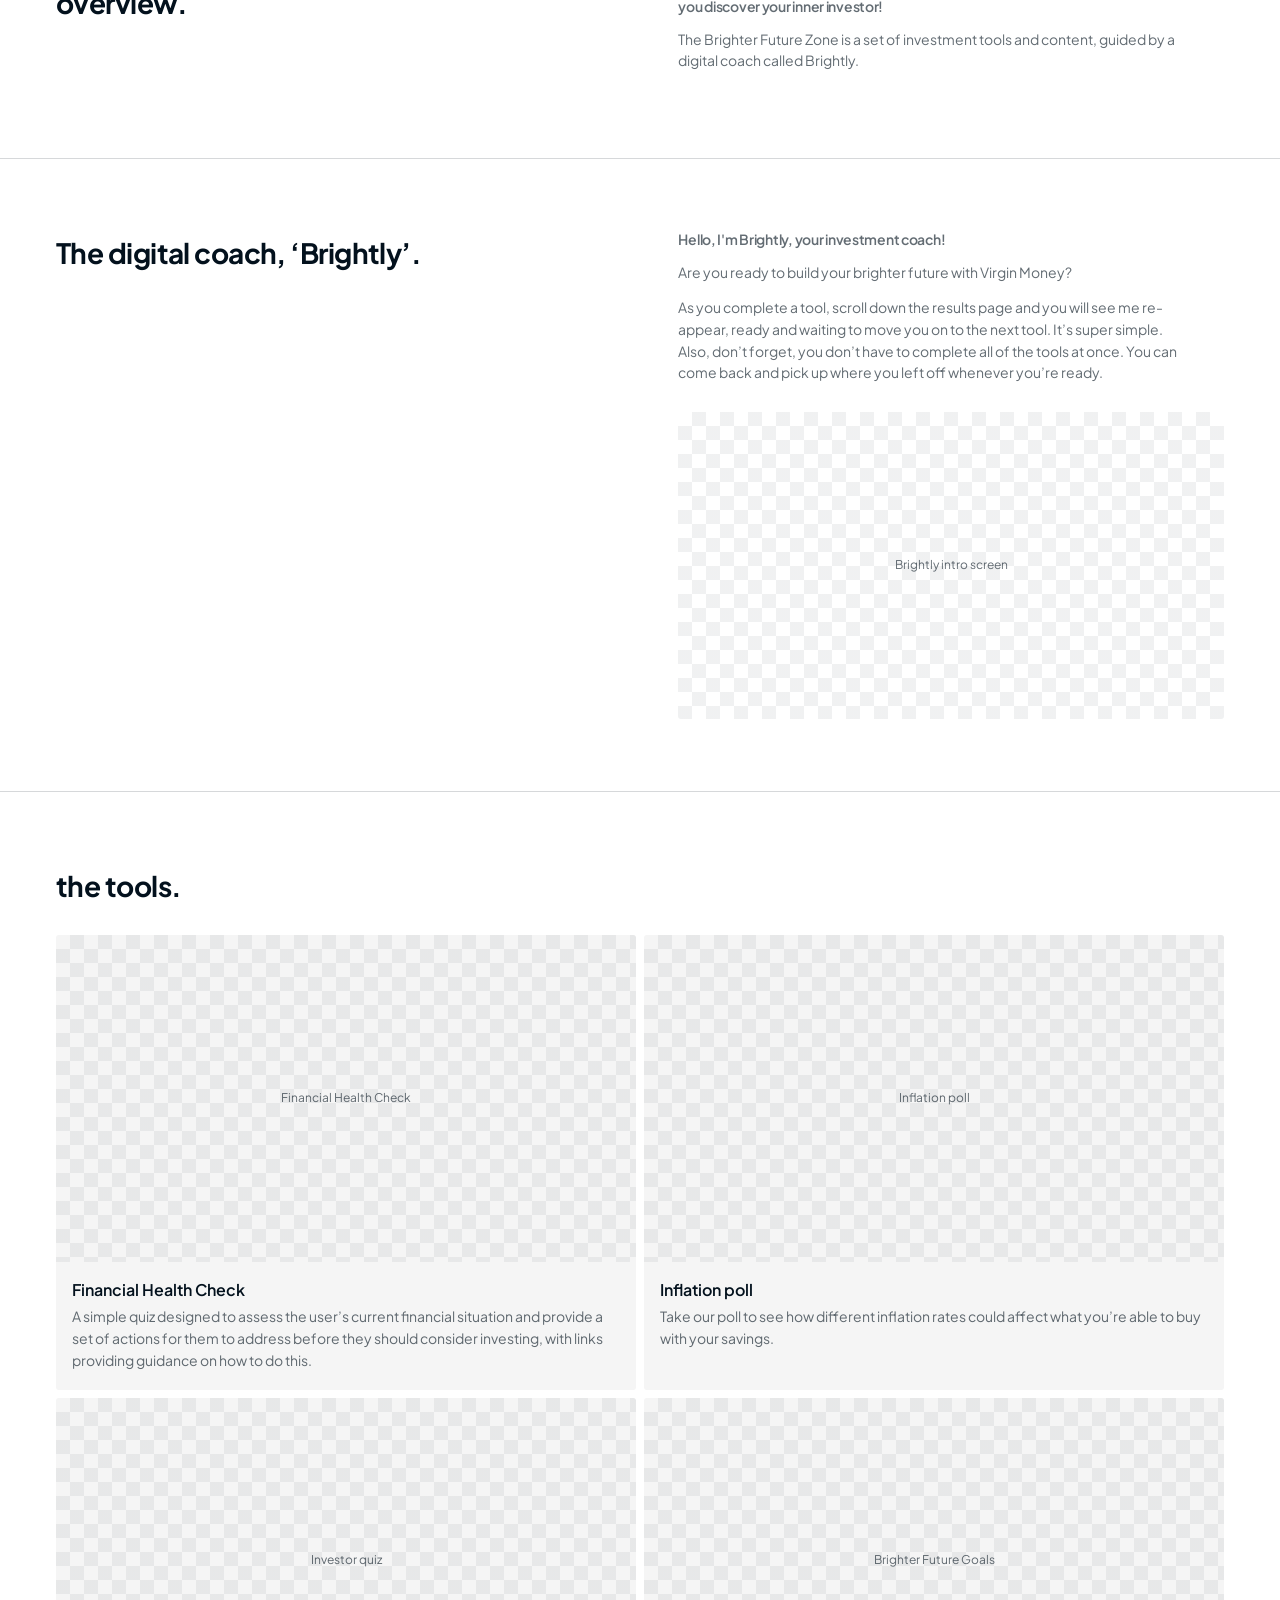
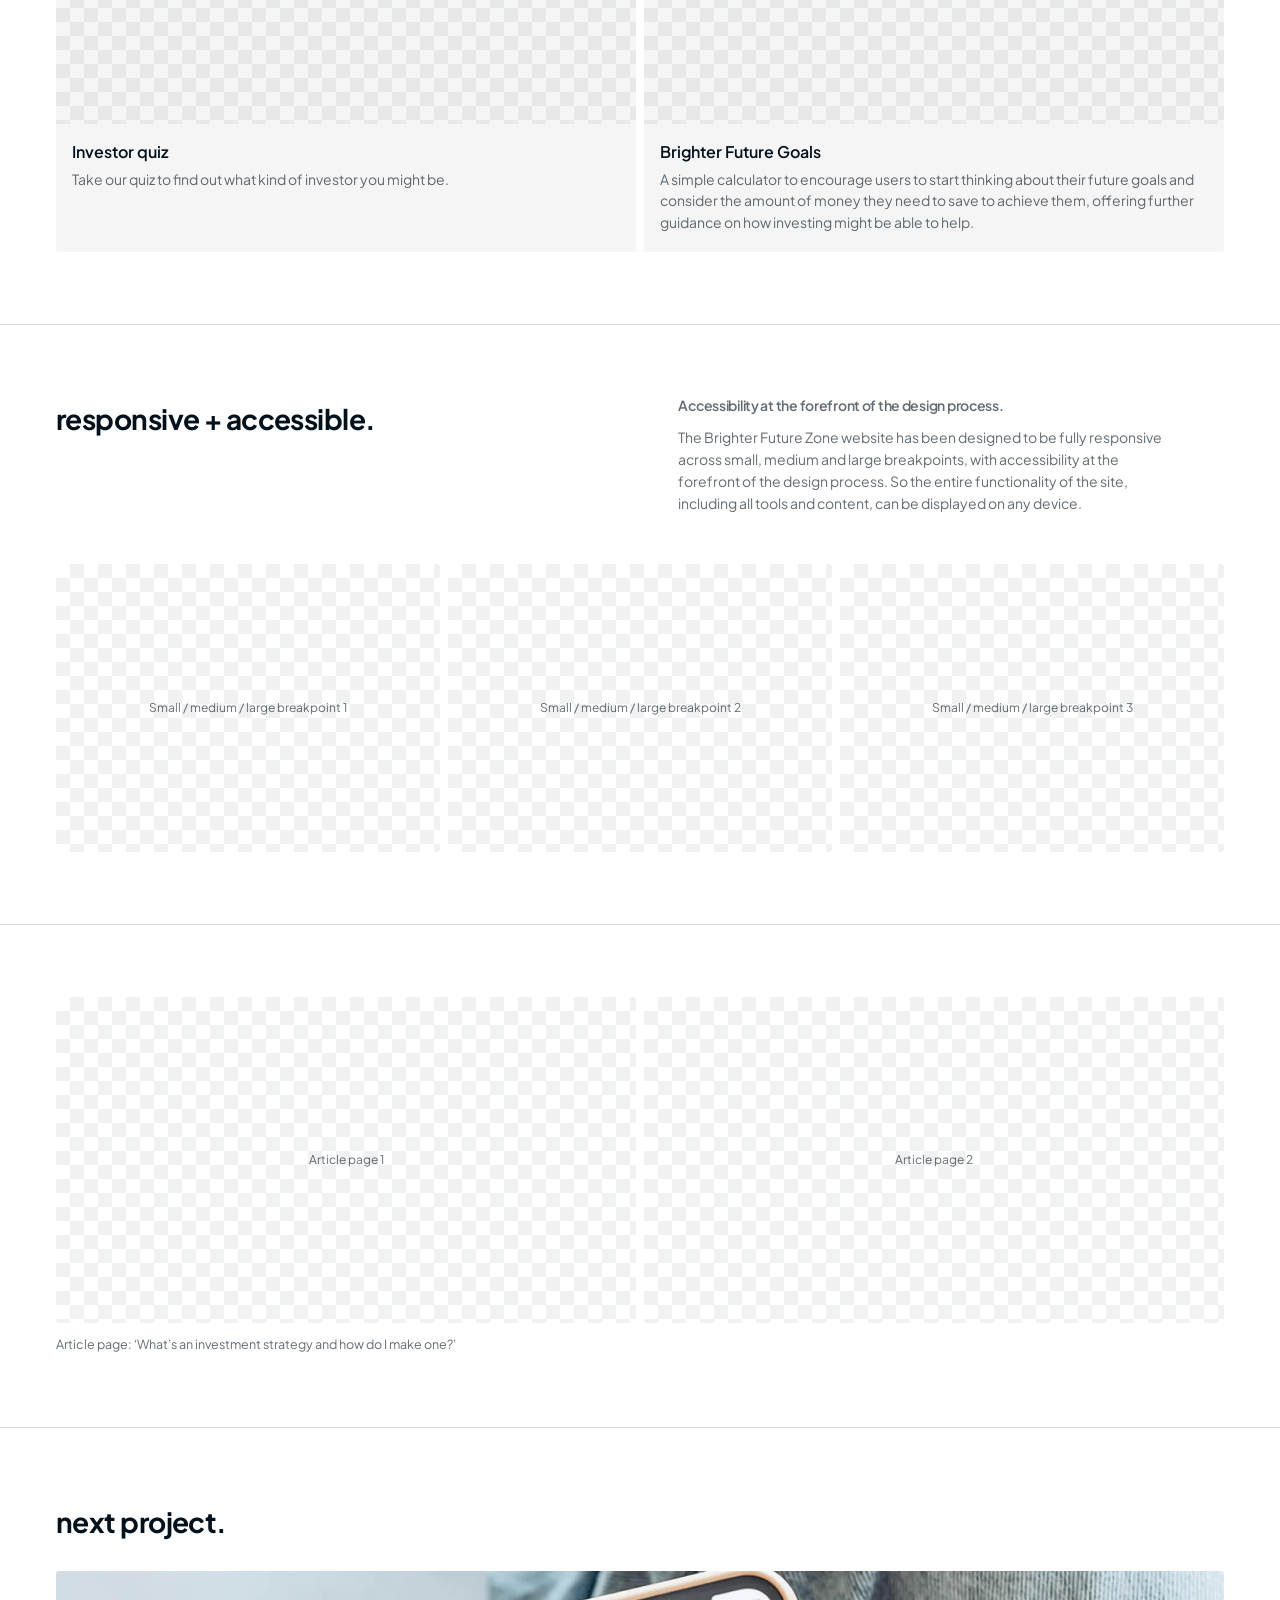
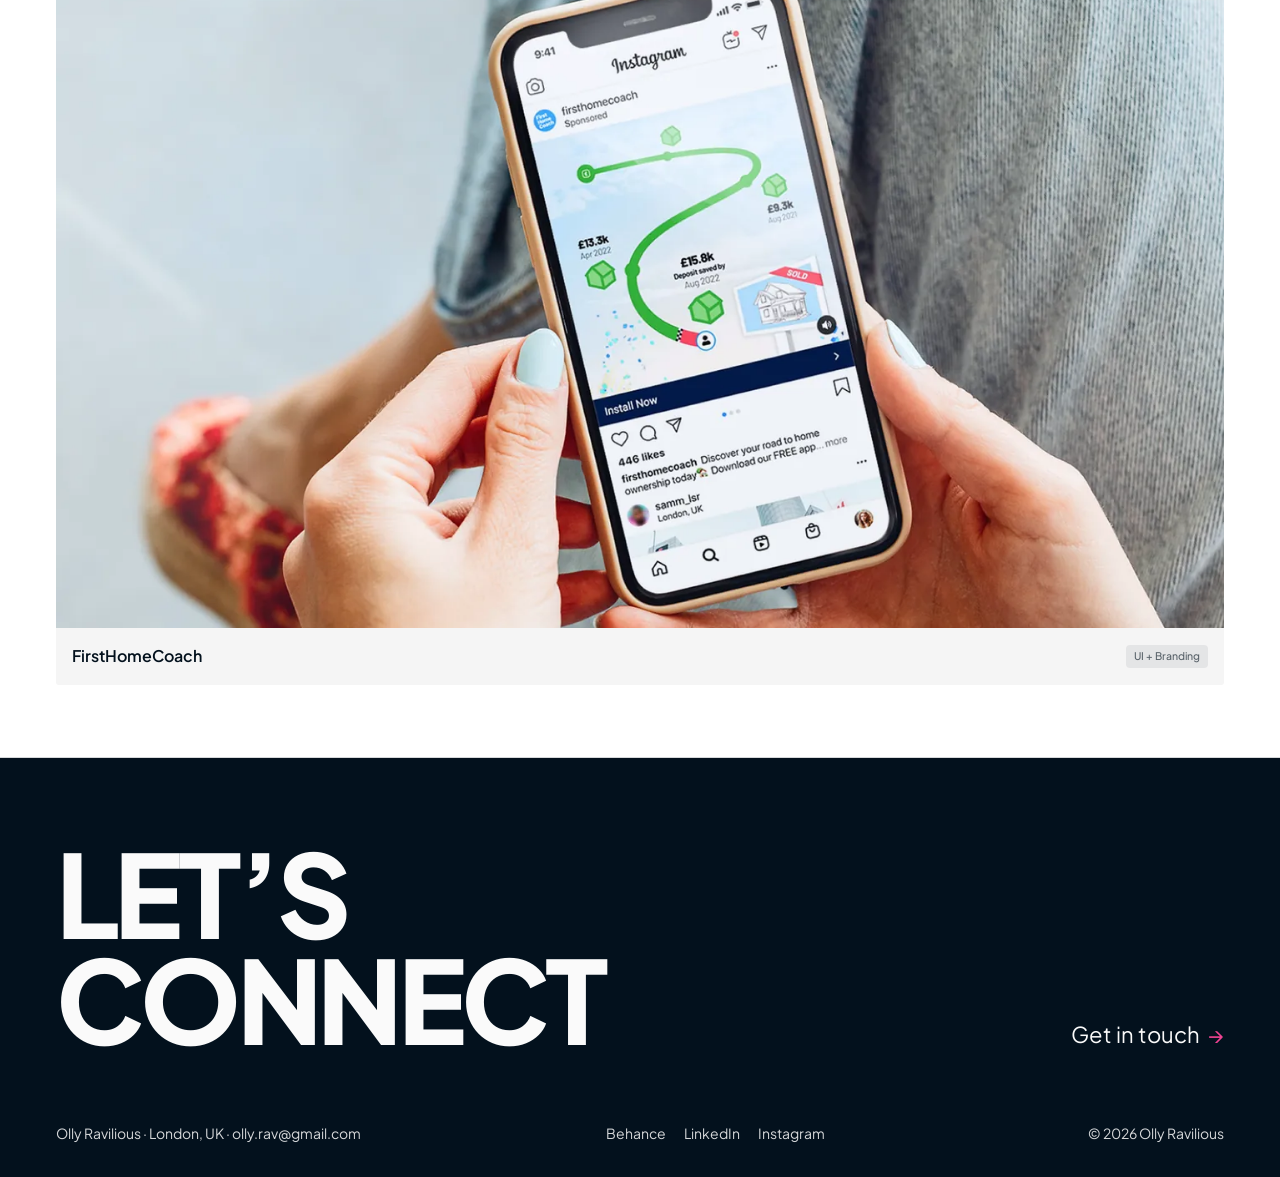
<file: virgin-money.html>
<!DOCTYPE html>
<html lang="en">
<head>
<meta charset="utf-8">
<meta name="viewport" content="width=device-width, initial-scale=1, viewport-fit=cover">
<title>Virgin Money Brighter Future Zone – Olly Ravilious</title>
<meta name="description" content="Website UI design for the Virgin Money Brighter Future Zone, a digital coaching experience led by Brightly, an investment coach.">
<meta property="og:title" content="Virgin Money Brighter Future Zone – Olly Ravilious">
<meta property="og:description" content="Website UI design for the Virgin Money Brighter Future Zone, a digital coaching experience led by Brightly, an investment coach.">
<meta property="og:type" content="article">
<script>try{var t=localStorage.getItem('theme');if(t)document.documentElement.setAttribute('data-theme',t)}catch(e){}</script>
<link rel="preconnect" href="https://fonts.googleapis.com">
<link rel="preconnect" href="https://fonts.gstatic.com" crossorigin>
<link href="https://fonts.googleapis.com/css2?family=Plus+Jakarta+Sans:wght@400;500;600;700;800&display=swap" rel="stylesheet">
<link rel="stylesheet" href="../css/base.css">
<link rel="stylesheet" href="../css/project.css">
<link rel="icon" href="../favicon.png">
</head>
<body class="project" data-base="../" data-project="virgin-money">
<div class="bar"><div class="w">
<div class="brand"><b><a href="../index.html">Olly Ravilious</a></b><span class="avail">Available for work</span></div>
<div class="right"><ul><li><a href="../index.html#work">work</a></li><li><a href="../index.html#about">about</a></li><li><a href="#contact">contact</a></li></ul>
<button class="sw" id="sw" role="switch" aria-checked="false" aria-label="Dark mode"></button></div>
</div></div>

<header class="sec head"><div class="w">
<a class="back" href="../index.html#work"><i>←</i><span>Back to work</span></a><br>
<span class="pill" id="tag"></span>
<h1 id="title"></h1>
<dl class="meta" id="meta"></dl>
</div></header>

<main id="blocks"></main>

<section class="sec" id="next"></section>

<footer class="end" id="contact"><div class="w">
<div class="row"><h2>Let’s<br>connect</h2><a class="go" href="mailto:olly.rav@gmail.com"><span>Get in touch</span><i>→</i></a></div>
<div class="info"><span>Olly Ravilious · London, UK · olly.rav@gmail.com</span><span><a href="https://www.behance.net/ollyrav">Behance</a><a href="https://linkedin.com/in/ollyravilious">LinkedIn</a><a href="https://instagram.com/ollyrav_design">Instagram</a></span><span>© 2026 Olly Ravilious</span></div>
</div></footer>

<script src="../js/content.js"></script>
<script src="../js/project.js"></script>
<script src="../js/base.js"></script>
</body>
</html>
</file>
<file: css/base.css>
/* ===== base.css : shared by every page (tokens, nav, footer) ===== */
:root{--bg:#FFFFFF;--ink:#03111D;--muted:rgba(3,17,29,.62);--line:rgba(3,17,29,.16);--box:#F5F5F5;--pill:rgba(3,17,29,.07);--check:rgba(3,17,29,.06);--accent:#EE4392;--foot:#03111D;--onfoot:#FAFAFA;
box-sizing:border-box;padding-top:env(safe-area-inset-top,0px);padding-bottom:env(safe-area-inset-bottom,0px)}
:root[data-theme="dark"]{--bg:#03111D;--ink:#FAFAFA;--muted:rgba(250,250,250,.62);--line:rgba(250,250,250,.16);--box:rgba(250,250,250,.05);--pill:rgba(250,250,250,.1);--check:rgba(250,250,250,.07)}
html{scroll-padding-top:calc(env(safe-area-inset-top,0px) + 64px);scroll-behavior:smooth}
*,*:before,*:after{box-sizing:inherit}
body{margin:0;background:var(--bg);color:var(--ink);font:400 14px/1.55 'Plus Jakarta Sans',system-ui,-apple-system,'Segoe UI',sans-serif;-webkit-font-smoothing:antialiased}
a{color:inherit}
:focus-visible{outline:2px solid var(--accent);outline-offset:3px}
.w{margin:0 auto;padding:0 clamp(20px,4.5vw,56px)}
h2{margin:0;font-size:clamp(22px,2.4vw,28px);font-weight:700;letter-spacing:-.02em}
.two{display:grid;grid-template-columns:minmax(0,1fr) minmax(0,1fr);gap:clamp(32px,6vw,96px)}

/* top bar */
.bar{position:sticky;top:env(safe-area-inset-top,0px);z-index:5;background:var(--bg);border-bottom:1px solid var(--line)}
.bar .w{display:flex;justify-content:space-between;align-items:center;height:64px;gap:16px}
.brand{display:flex;align-items:center;gap:24px}
.brand b{font-weight:800;font-size:15px;letter-spacing:.005em;text-transform:uppercase}
.brand a{text-decoration:none}
.avail{display:inline-flex;align-items:center;gap:8px;font-size:12px}
.avail:before{content:"";width:8px;height:8px;border-radius:50%;background:var(--accent)}
/* a soft pink glow that gently pulses behind the dot on the "Available for work" badge */
@keyframes availPulse{0%,100%{box-shadow:0 0 0 0 rgba(238,67,146,.4),0 0 3px 1px rgba(238,67,146,.3)}50%{box-shadow:0 0 0 6px rgba(238,67,146,0),0 0 9px 3px rgba(238,67,146,.14)}}
.avail:before{animation:availPulse 2.4s ease-in-out infinite}
@media (prefers-reduced-motion:reduce){.avail:before{animation:none;box-shadow:0 0 6px 1px rgba(238,67,146,.3)}}
.right{display:flex;align-items:center;gap:clamp(16px,3vw,36px)}
.bar ul{display:flex;gap:clamp(16px,3vw,32px);list-style:none;margin:0;padding:0;font-size:14.5px;font-weight:500}
.bar ul a{text-decoration:none;padding-bottom:3px;background:linear-gradient(currentColor,currentColor) right bottom/0 1px no-repeat;transition:background-size .55s cubic-bezier(.22,1,.36,1)}
.bar ul a:hover{background-size:100% 1px;background-position:left bottom}
/* light / dark switch: a sun on one side and a moon on the other. The round knob slides across and shows the icon for the mode you're in now */
.sw{all:unset;cursor:pointer;width:52px;height:24px;border-radius:999px;border:1px solid var(--line);position:relative;flex:none;view-transition-name:sw;
background:url("data:image/svg+xml,%3Csvg xmlns='http://www.w3.org/2000/svg' viewBox='0 0 24 24' fill='none' stroke='%2303111D' stroke-opacity='.25' stroke-width='2' stroke-linecap='round' stroke-linejoin='round'%3E%3Ccircle cx='12' cy='12' r='4'/%3E%3Cpath d='M12 2v2M12 20v2M4.9 4.9l1.4 1.4M17.7 17.7l1.4 1.4M2 12h2M20 12h2M4.9 19.1l1.4-1.4M17.7 6.3l1.4-1.4'/%3E%3C/svg%3E") 6px center/12px 12px no-repeat,url("data:image/svg+xml,%3Csvg xmlns='http://www.w3.org/2000/svg' viewBox='0 0 24 24' fill='none' stroke='%2303111D' stroke-opacity='.25' stroke-width='2' stroke-linecap='round' stroke-linejoin='round'%3E%3Cpath d='M21 12.8A9 9 0 1 1 11.2 3a7 7 0 0 0 9.8 9.8z'/%3E%3C/svg%3E") 34px center/12px 12px no-repeat;background-color:transparent}
.sw{background-blend-mode:normal}
:root[data-theme="dark"] .sw{background:url("data:image/svg+xml,%3Csvg xmlns='http://www.w3.org/2000/svg' viewBox='0 0 24 24' fill='none' stroke='%23FAFAFA' stroke-opacity='.25' stroke-width='2' stroke-linecap='round' stroke-linejoin='round'%3E%3Ccircle cx='12' cy='12' r='4'/%3E%3Cpath d='M12 2v2M12 20v2M4.9 4.9l1.4 1.4M17.7 17.7l1.4 1.4M2 12h2M20 12h2M4.9 19.1l1.4-1.4M17.7 6.3l1.4-1.4'/%3E%3C/svg%3E") 6px center/12px 12px no-repeat,url("data:image/svg+xml,%3Csvg xmlns='http://www.w3.org/2000/svg' viewBox='0 0 24 24' fill='none' stroke='%23FAFAFA' stroke-opacity='.25' stroke-width='2' stroke-linecap='round' stroke-linejoin='round'%3E%3Cpath d='M21 12.8A9 9 0 1 1 11.2 3a7 7 0 0 0 9.8 9.8z'/%3E%3C/svg%3E") 34px center/12px 12px no-repeat}
.sw:before,.sw:after{content:"";position:absolute;top:2px;left:2px;width:20px;height:20px;border-radius:50%;background-color:var(--accent);background-repeat:no-repeat;background-position:center;background-size:12px 12px;transition:transform .5s cubic-bezier(.34,1.2,.5,1),opacity .3s ease}
.sw:after{background-image:url("data:image/svg+xml,%3Csvg xmlns='http://www.w3.org/2000/svg' viewBox='0 0 24 24' fill='none' stroke='%23fff' stroke-width='2' stroke-linecap='round' stroke-linejoin='round'%3E%3Ccircle cx='12' cy='12' r='4'/%3E%3Cpath d='M12 2v2M12 20v2M4.9 4.9l1.4 1.4M17.7 17.7l1.4 1.4M2 12h2M20 12h2M4.9 19.1l1.4-1.4M17.7 6.3l1.4-1.4'/%3E%3C/svg%3E")}
.sw:before{background-image:url("data:image/svg+xml,%3Csvg xmlns='http://www.w3.org/2000/svg' viewBox='0 0 24 24' fill='none' stroke='%23fff' stroke-width='2' stroke-linecap='round' stroke-linejoin='round'%3E%3Cpath d='M21 12.8A9 9 0 1 1 11.2 3a7 7 0 0 0 9.8 9.8z'/%3E%3C/svg%3E");opacity:0;transform:translateX(0) rotate(-90deg) scale(.5)}
.sw:after{transform:translateX(0) rotate(0) scale(1)}
.sw[aria-checked="true"]:after{transform:translateX(28px) rotate(90deg) scale(.5);opacity:0}
.sw[aria-checked="true"]:before{transform:translateX(28px) rotate(0) scale(1);opacity:1}
/* smooth cross-fade of the whole page when switching mode (browsers that support it); the switch itself stays live so the knob still slides */
::view-transition-old(root),::view-transition-new(root){animation-duration:.45s;animation-timing-function:ease}
::view-transition-group(sw){animation:none}
::view-transition-old(sw){display:none}
::view-transition-new(sw){animation:none}
@keyframes knobStretch{0%{scale:1 1}30%{scale:1.18 .92}60%{scale:.97 1.03}100%{scale:1 1}}
.sw.moving:before,.sw.moving:after{animation:knobStretch .5s ease-out}   /* the knob stretches out as it sets off, then squashes and settles */
@media (prefers-reduced-motion:reduce){.sw.moving:before,.sw.moving:after{animation:none}}
.sw:focus-visible{outline:2px solid var(--accent);outline-offset:3px}

/* footer (with cursor "flashlight" reveal) */
.end{position:relative;overflow:hidden;isolation:isolate;background:var(--foot);color:var(--onfoot);padding:clamp(56px,8vw,96px) 0 32px;border-top:1px solid var(--line)}
.end .glow{position:absolute;inset:0;width:100%;height:100%;z-index:-1;pointer-events:none;mix-blend-mode:lighten}
.end .row{display:flex;justify-content:space-between;align-items:flex-end;gap:32px}
.end h2{font-weight:800;text-transform:uppercase;font-size:clamp(52px,12.4vw,172px);line-height:.92;letter-spacing:-.04em}
.go{font-size:22px;text-decoration:none;display:inline-flex;gap:8px;white-space:nowrap}
.go i{font-style:normal;color:var(--accent)}
/* button links ("Contact me", "Get in touch", back links): the underline draws in from the left on hover and slides away to the right when you leave */
.more span,.go span,.back span{padding-bottom:3px;margin-bottom:-3px;background:linear-gradient(currentColor,currentColor) right bottom/0 1px no-repeat;transition:background-size .55s cubic-bezier(.22,1,.36,1)}   /* the padding gives the line a little breathing room under the text; the matching negative margin keeps everything else where it was */
.more:hover span,.go:hover span,.back:hover span{background-size:100% 1px;background-position:left bottom}
/* the same underline for the footer social links and the email address under the heading */
.info a,.mail a{text-decoration:none;padding-bottom:3px;background:linear-gradient(currentColor,currentColor) right bottom/0 1px no-repeat;transition:background-size .55s cubic-bezier(.22,1,.36,1)}
.info a:hover,.mail a:hover{background-size:100% 1px;background-position:left bottom}
.info{margin-top:clamp(48px,7vw,88px);font-size:14px;display:flex;flex-wrap:wrap;justify-content:space-between;gap:16px;opacity:.85}
.info a{margin-right:18px}

@media (max-width:760px){.avail{display:none}.end .row{flex-direction:column;align-items:flex-start}}
@media (prefers-reduced-motion:reduce){*{transition:none!important;scroll-behavior:auto!important}}
</file>
<file: css/home.css>
/* ===== home.css : home page only ===== */
.sec{padding:clamp(48px,6vw,72px) 0 clamp(56px,7.4vw,88px)}   /* a bit more room underneath than on top, because the headings have a little built-in space above them, so the gaps look equal */
#about,#people{border-top:1px solid var(--line)}   /* the thin divider lines between work, about me and what people say */
/* the header block fades up on load, the same as the other sections; every other section fades up as you scroll to it (see home.js) */
@keyframes dropIn{from{opacity:0;transform:translateY(32px)}to{opacity:1;transform:none}}
.hero>.w>*{animation:dropIn 1s cubic-bezier(.22,1,.36,1) both}
.rv{opacity:0;transform:translateY(32px);transition:opacity .9s ease,transform 1s cubic-bezier(.22,1,.36,1)}
.rv.in{opacity:1;transform:none}
@media (prefers-reduced-motion:reduce){.hero>.w>*{animation:none}.rv{opacity:1;transform:none;transition:none}}
.hero{border-bottom:1px solid var(--line);padding:clamp(40px,6vw,80px) 0 clamp(48px,7vw,96px);min-height:calc(100vh - 65px - env(safe-area-inset-top,0px));min-height:calc(100dvh - 65px - env(safe-area-inset-top,0px));display:flex;flex-direction:column}
.hero>.w{flex:1;width:100%;display:flex;flex-direction:column;justify-content:space-between}
.hero h1{margin:0;font-weight:800;font-size:clamp(56px,14vw,200px);line-height:.92;letter-spacing:-.04em;text-transform:uppercase}
.hero-row{display:flex;justify-content:space-between;align-items:flex-end;gap:32px;margin-top:clamp(28px,4vw,48px)}
.mail{display:inline-flex;align-items:center;gap:8px;font-size:14px}

.mail button{all:unset;cursor:pointer;display:inline-flex;color:var(--accent)}.mail button:focus-visible{outline:2px solid var(--accent);outline-offset:3px}
.us{display:inline-block;position:relative;width:3.3em;height:0}   /* the indent on the first line of the intro, filled with a thin pink line */
.us:before{content:"";position:absolute;left:0;bottom:.06em;width:3em;height:1.5px;background:var(--accent)}
.hero p{margin:0;width:min(100%,21em);font-size:22px;font-weight:500;line-height:1.25;letter-spacing:-.01em}
.sub{margin:10px 0 0;font-size:14px;color:var(--muted);max-width:28em}

/* project thumbnails */
.grid{display:grid;grid-template-columns:repeat(2,minmax(0,1fr));gap:16px;margin-top:28px}
.card{background:var(--box);border-radius:3px;overflow:hidden;text-decoration:none;display:block}
.slot{overflow:hidden;aspect-ratio:16/10;background:conic-gradient(var(--check) 25%,transparent 0 50%,var(--check) 0 75%,transparent 0) 0 0/28px 28px;display:flex;align-items:center;justify-content:center;font-size:12px;color:var(--muted)}
.slot img{width:100%;height:100%;object-fit:cover;display:block;transform:scale(1) translate(0,0);transition:transform .9s cubic-bezier(.22,1,.36,1);will-change:transform}
.card:hover .slot img{transform:scale(1.04) translate(calc(var(--px,0)*14px),calc(var(--py,0)*10px))}
.cap{display:flex;justify-content:space-between;align-items:center;gap:12px;padding:14px 16px 16px;font-size:16px;font-weight:600}
.cap span{font-size:10.5px;font-weight:500;color:var(--muted);background:var(--pill);border-radius:4px;padding:3px 8px;white-space:nowrap}

/* about */
.left{display:flex;flex-direction:column;gap:18px;align-items:flex-start}
.left p{margin:0;font-size:14px;line-height:1.55;color:var(--muted);max-width:32em}
.bio{display:flex;flex-direction:column;flex:1;gap:18px;width:100%;max-width:32em}.bio p{max-width:none}
.pw{width:57%;margin-left:43%;margin-top:auto;aspect-ratio:5/3;overflow:hidden;border-radius:3px}
img.photo{display:block;width:100%;height:100%;object-fit:cover;background:none;transform:scale(1) translate(0,0);transition:transform .9s cubic-bezier(.22,1,.36,1),opacity .6s ease;will-change:transform}
.pw{position:relative}
#about .left{align-self:start}
img.photo.alt{position:absolute;left:0;top:0;opacity:0;pointer-events:none}
img.photo.alt.on{opacity:1}
.pw:hover img.photo{transform:scale(1.04) translate(calc(var(--px,0)*14px),calc(var(--py,0)*10px))}
.bio{position:relative}
.plabel{position:absolute;bottom:0;right:calc(57% + 16px);max-width:calc(43% - 16px);text-align:right;font-size:11px;line-height:1.35;color:var(--muted)}
.more{margin-top:auto;padding-top:20px;font-size:13.5px;font-weight:500;text-decoration:none;display:inline-flex;gap:8px;align-items:center}
.more i{font-style:normal;color:var(--accent)}


/* roles accordion */
#roles{padding-top:calc(clamp(22px,2.4vw,28px)*1.55 + 18px)}
.role{border-bottom:1px solid var(--line)}
.role:last-child{border-bottom:0}   /* no line under the final job role */
.role:last-child .rh{padding-bottom:0}   /* so the bottom of the list lines up with the bottom of the photo */
.role:last-child .rpi p{padding-bottom:0}   /* and no extra space after the text, so it still lines up with the photo */
.role:first-child .rh{padding-top:0}
.rh{all:unset;box-sizing:border-box;width:100%;cursor:pointer;display:grid;grid-template-columns:1fr auto;gap:2px 16px;padding:24px 0}
.rh:focus-visible{outline:2px solid var(--accent);outline-offset:3px}
.rh b{font-size:14px;font-weight:600}
.rh em{font-style:normal;font-size:14px;color:var(--muted)}
.rh em .sep{display:inline-block;margin:0 .85em}
.rh time{grid-column:2;grid-row:1;font-size:14px;color:var(--muted);text-align:right}
.rh:after{content:"";grid-column:2;grid-row:2;justify-self:end;width:12px;height:12px;margin:3px 2px 0 0;background:linear-gradient(var(--accent),var(--accent)) center/12px 1.5px no-repeat,linear-gradient(var(--accent),var(--accent)) center/1.5px 12px no-repeat;transition:background-size .6s cubic-bezier(.22,1,.36,1),transform .6s cubic-bezier(.22,1,.36,1)}
.role.is-open .rh:after{background-size:12px 1.5px,1.5px 0;transform:rotate(180deg)}
/* the text of the other rows shrinks slightly while a row is open (set by home.js) */
.rh b,.rh em{scale:var(--s,1);transform-origin:left center}
.rh time{scale:var(--s,1);transform-origin:right center}
.rh:after{scale:var(--s,1)}
.rp{height:0;overflow:hidden;visibility:hidden}   /* the height of each panel, and the spacing of every row, is animated together by home.js so the list stays one fixed height */
.rpi{min-height:0}
.rpi p{margin:0;padding-bottom:24px;font-size:14px;color:var(--muted);max-width:88%;opacity:0;transition:opacity .2s ease-in}
.role.is-open .rpi p{opacity:1;transition:opacity .3s ease-out .08s}

/* testimonials */
/* the active card sits in line with the column; the cards either side peek out and fade away (--x is how far the previous card peeks out on the left) */
#people{--pad:clamp(20px,4.5vw,56px)}   /* --pad = the page edge gap */
/* the testimonials box: --cw is the card width, --x is the space either side of the centre card, so the centre card sits in the middle of the box */
#people .two>:last-child{container-type:inline-size;--cw:min(370px,72cqw);--x:calc((100cqw - var(--cw)) / 2)}
.rail{display:flex;gap:12px;overflow-x:auto;overflow-y:hidden;scroll-snap-type:x mandatory;scroll-padding-left:var(--x);scrollbar-width:none;margin-right:calc(-1 * clamp(20px,4.5vw,56px));padding-left:var(--x);-webkit-mask-image:linear-gradient(to right,transparent 0,rgba(0,0,0,.2) calc(var(--x) * .35),rgba(0,0,0,.55) calc(var(--x) * .7),#000 var(--x),#000 calc(var(--x) + var(--cw)),rgba(0,0,0,.55) calc(var(--x) * 1.3 + var(--cw)),rgba(0,0,0,.2) calc(var(--x) * 1.65 + var(--cw)),transparent calc(var(--x) * 2 + var(--cw)));mask-image:linear-gradient(to right,transparent 0,rgba(0,0,0,.2) calc(var(--x) * .35),rgba(0,0,0,.55) calc(var(--x) * .7),#000 var(--x),#000 calc(var(--x) + var(--cw)),rgba(0,0,0,.55) calc(var(--x) * 1.3 + var(--cw)),rgba(0,0,0,.2) calc(var(--x) * 1.65 + var(--cw)),transparent calc(var(--x) * 2 + var(--cw)))}
.rail:after{content:"";flex:0 0 max(0px,calc(100cqw + var(--pad) - var(--x) - var(--cw) - 12px))}   /* a little spare room at the end so the last card can line up too */
.rail::-webkit-scrollbar{display:none}
.rail{cursor:grab}.rail.drag{cursor:grabbing;user-select:none;-webkit-user-select:none}
.quote{flex:0 0 var(--cw);scroll-snap-align:start;background:var(--box);border-radius:3px;--p:clamp(28px,3vw,38px);--pb:calc(var(--p) - 8px);padding:var(--p) var(--p) var(--pb);position:relative;min-height:260px;display:flex;flex-direction:column;justify-content:space-between;gap:28px;margin:0}
.quote q{quotes:none;text-indent:1.8em;font-size:clamp(18px,1.85vw,22px);font-weight:500;line-height:1.28;letter-spacing:-.015em}
/* big pale quote marks in the corners of the card: an opening one top left (the first line of text is indented to make room) and a closing one bottom right */
.quote q:before,.quote q:after{position:absolute;font-size:3.1em;line-height:1;font-weight:800;color:#DDDDDD;text-indent:0}
:root[data-theme="dark"] .quote q:before,:root[data-theme="dark"] .quote q:after{color:rgba(250,250,250,.2)}
.quote q:before{font-size:2.7em;top:calc(var(--p) + 3px - .152em);left:calc(var(--p) - .11em)}
.quote q:after{font-size:3.3em;bottom:calc(var(--pb) + 4.5px - .57em);right:calc(var(--p) - .09em)}
.quote q:before{content:"“"}.quote q:after{content:"”"}
.quote b{font-weight:800}
.who{font-size:14px;font-weight:600;line-height:1.35}   /* same type styling as the job roles list */
.who span{display:block;margin-top:3px;font-size:14px;font-weight:400;color:var(--muted)}
.dots{display:flex;justify-content:center;margin:16px 0 0 var(--x);width:var(--cw)}   /* sits centred under the middle card */
.dots div{display:inline-flex;gap:5px;background:var(--accent);border-radius:999px;padding:5px 9px}
.dots button{all:unset;cursor:pointer;width:6px;height:6px;border-radius:50%;background:#FAFAFA;opacity:.5}
.dots button[aria-current="true"]{opacity:1}
.dots button:focus-visible{outline:2px solid #FAFAFA;outline-offset:2px}

@media (max-width:760px){.grid,.two{grid-template-columns:1fr}#roles{padding-top:0}.hero-row{flex-direction:column;align-items:flex-start}.left{gap:16px}.more{margin-top:0}.pw{width:67%;margin-left:33%} .plabel{right:calc(67% + 16px);max-width:calc(33% - 16px)}}
/* on bigger screens the testimonials box starts at column 3 of a 5 column grid and runs 3 columns wide (to the edge of the screen); the heading sits in columns 1-2 */
@media (min-width:761px){#people .two{grid-template-columns:repeat(5,minmax(0,1fr))}#people .two>:first-child{grid-column:1/3}#people .two>:last-child{grid-column:3/-1}}
@media (prefers-reduced-motion:reduce){.card:hover .slot img,.pw:hover img.photo{transform:none}}
</file>
<file: css/project.css>
/* ===== project.css : project pages only (everything is scoped under .project) ===== */
.project .sec{border-bottom:1px solid var(--line);padding:clamp(44px,6vw,72px) 0}
.back{display:inline-flex;gap:8px;font-size:13.5px;font-weight:500;text-decoration:none}
.back i,.btn i{font-style:normal;color:var(--accent)}

.head{padding:clamp(28px,4vw,48px) 0 clamp(36px,5vw,56px)}
.pill{display:inline-block;font-size:11px;font-weight:500;color:var(--muted);background:var(--pill);border-radius:4px;padding:3px 9px;margin:clamp(24px,4vw,40px) 0 18px}
.project h1{margin:0;font-weight:800;font-size:clamp(38px,8.4vw,116px);line-height:.98;letter-spacing:-.04em;max-width:11em}
.meta{display:grid;grid-template-columns:repeat(4,minmax(0,1fr)) auto;gap:20px 28px;margin-top:clamp(32px,5vw,56px);padding-top:20px;border-top:1px solid var(--line);align-items:start}
.meta dt{font-size:11.5px;color:var(--muted);margin:0 0 2px}
.meta dd{margin:0;font-size:14px;font-weight:600}
.acts{display:flex;gap:8px;flex-wrap:wrap}
.btn{display:inline-flex;gap:8px;align-items:center;font-size:13.5px;font-weight:600;background:var(--box);border:1px solid var(--line);border-radius:6px;padding:9px 14px;text-decoration:none;white-space:nowrap}
.btn:hover{border-color:var(--ink)}

.project .slot{position:relative;overflow:hidden;background:conic-gradient(var(--check) 25%,transparent 0 50%,var(--check) 0 75%,transparent 0) 0 0/28px 28px;border-radius:3px;display:flex;align-items:center;justify-content:center;text-align:center;padding:16px;font-size:12px;color:var(--muted);aspect-ratio:16/9}
.project .slot img{position:absolute;inset:0;width:100%;height:100%;object-fit:cover;display:block}
.slot.sq{aspect-ratio:4/3}
.lead{margin:0 0 20px;font-size:clamp(22px,2.6vw,32px);font-weight:600;line-height:1.2;letter-spacing:-.02em}
.lead.sm{font-size:clamp(18px,1.9vw,22px);font-weight:600;line-height:1.3}
.body p{margin:0 0 14px;font-size:14px;color:var(--muted);max-width:36em}
.body .slot{margin-top:28px}
.project .cap{display:block;margin:12px 0 0;padding:0;font-size:12.5px;font-weight:400;color:var(--muted);max-width:44em}
.imgs{display:grid;gap:8px}
.imgs.n3{grid-template-columns:repeat(3,minmax(0,1fr))}
.imgs.n2{grid-template-columns:repeat(2,minmax(0,1fr))}
.cards{display:grid;grid-template-columns:repeat(2,minmax(0,1fr));gap:8px;margin-top:28px}
.project .card{background:var(--box);border-radius:3px;overflow:hidden}
.card .slot,.next .slot{border-radius:0}
.card h3{margin:0;padding:16px 16px 4px;font-size:16px;font-weight:600}
.card p{margin:0;padding:0 16px 18px;font-size:14px;color:var(--muted)}
.card:last-child:nth-child(odd){grid-column:1/-1}.card:last-child:nth-child(odd) .slot{aspect-ratio:21/9}
.trio{display:grid;grid-template-columns:repeat(3,minmax(0,1fr));gap:8px;margin-top:28px}
.trio div{background:var(--box);border-radius:3px;padding:24px;min-height:180px}
.trio h3{margin:0 0 12px;font-size:13px;font-weight:700}
.trio p{margin:0;font-size:14px;font-weight:500;line-height:1.4;letter-spacing:-.01em}
.trio .todo{background:transparent;border:1px dashed var(--line)}
.trio .todo p{color:var(--muted);font-size:14px;font-weight:400}
.gal{display:grid;grid-template-columns:repeat(3,minmax(0,1fr));gap:8px;margin-top:28px}
.gal figure{margin:0}
.gal .slot{aspect-ratio:4/5}
.gal.c2{grid-template-columns:repeat(2,minmax(0,1fr))}.gal.c2 .slot{aspect-ratio:16/10}
.gal figcaption{margin-top:10px;font-size:12.5px;color:var(--muted)}
.close{font-size:clamp(26px,4.4vw,56px);font-weight:800;letter-spacing:-.035em;line-height:1.05;margin:0;max-width:14em}
.next{display:block;background:var(--box);border-radius:3px;overflow:hidden;text-decoration:none;margin-top:28px;transition:transform .25s}
.next:hover{transform:translateY(-2px)}
.next .row{display:flex;justify-content:space-between;align-items:center;padding:16px;font-size:16px;font-weight:600;gap:12px}
.next .row span{font-size:10.5px;font-weight:500;color:var(--muted);background:var(--pill);border-radius:4px;padding:3px 8px}
.project .end{padding:clamp(48px,7vw,80px) 0 32px}
.project .end h2{font-size:clamp(44px,9vw,120px)}
.project .info{margin-top:clamp(40px,6vw,72px)}
.notfound{padding:clamp(64px,10vw,120px) 0}

@media (max-width:820px){.trio,.gal,.gal.c2,.two,.cards{grid-template-columns:1fr}.meta{grid-template-columns:repeat(2,minmax(0,1fr))}.acts{grid-column:1/-1}}
</file>
